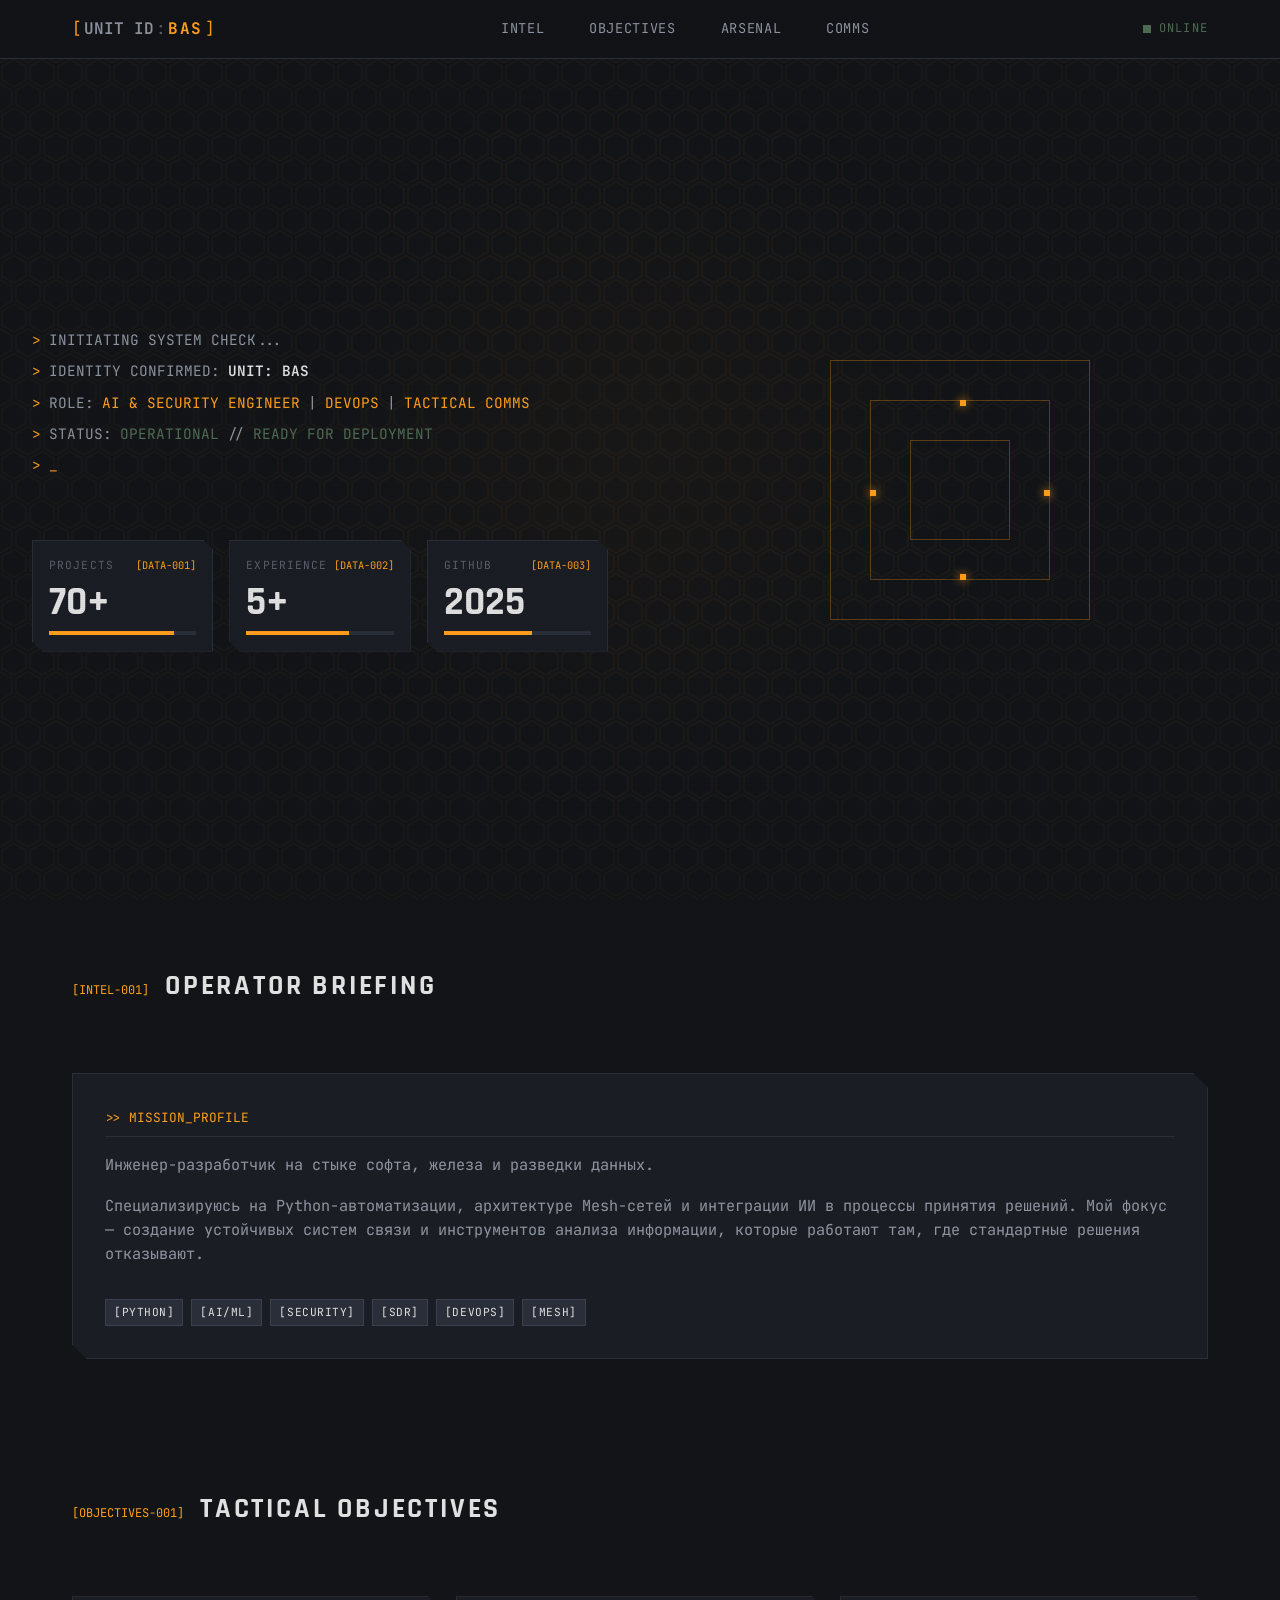
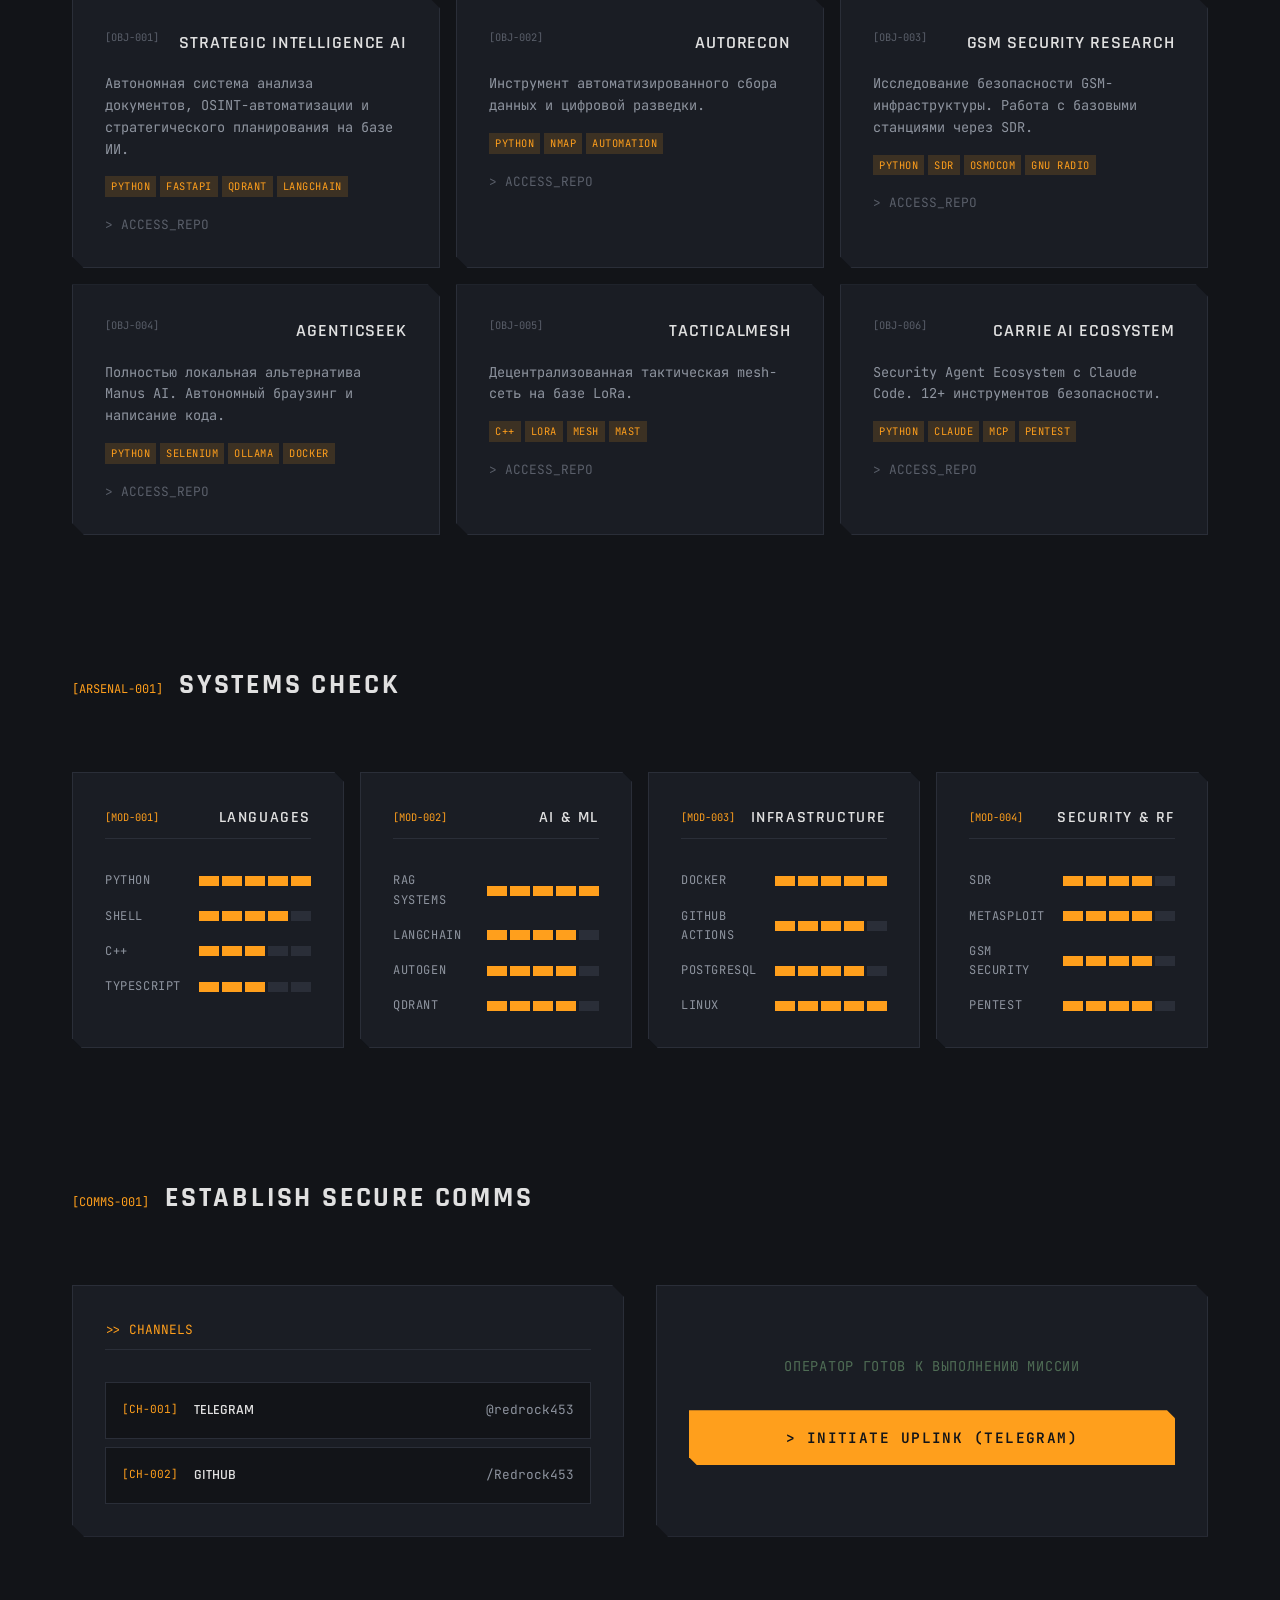
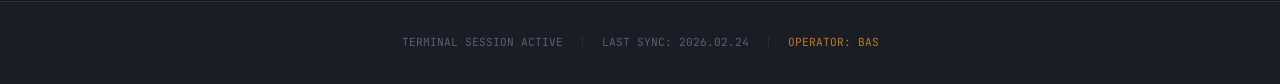
<file: portfolio-site/index.html>
<!DOCTYPE html>
<html lang="ru">
<head>
    <meta charset="UTF-8">
    <meta name="viewport" content="width=device-width, initial-scale=1.0">
    <title>UNIT: BAS | Tactical Operations</title>
    <link rel="preconnect" href="https://fonts.googleapis.com">
    <link rel="preconnect" href="https://fonts.gstatic.com" crossorigin>
    <link href="https://fonts.googleapis.com/css2?family=Rajdhani:wght@400;500;600;700&family=JetBrains+Mono:wght@400;500;600&display=swap" rel="stylesheet">
    <link rel="stylesheet" href="css/style.css">
    <link rel="icon" href="data:image/svg+xml,<svg xmlns='http://www.w3.org/2000/svg' viewBox='0 0 100 100'><text y='.9em' font-size='90'>⚡</text></svg>">
</head>
<body>
    <!-- Scanlines Overlay -->
    <div class="scanlines"></div>
    
    <!-- Hex Grid Background -->
    <div class="hex-grid"></div>

    <!-- Header -->
    <header class="header">
        <div class="header-content">
            <div class="logo">
                <span class="logo-bracket">[</span>
                <span class="logo-text">UNIT ID</span>
                <span class="logo-colon">:</span>
                <span class="logo-value">BAS</span>
                <span class="logo-bracket">]</span>
            </div>
            <nav class="nav">
                <a href="#about" class="nav-item"><span class="nav-marker">></span> INTEL</a>
                <a href="#projects" class="nav-item"><span class="nav-marker">></span> OBJECTIVES</a>
                <a href="#stack" class="nav-item"><span class="nav-marker">></span> ARSENAL</a>
                <a href="#contact" class="nav-item"><span class="nav-marker">></span> COMMS</a>
            </nav>
            <div class="status-indicator">
                <span class="status-dot"></span>
                <span class="status-text">ONLINE</span>
            </div>
        </div>
    </header>

    <!-- Hero Section -->
    <section class="hero">
        <div class="hero-content">
            <div class="terminal-output">
                <div class="terminal-line"><span class="prompt">></span> <span class="typing-text" data-text="INITIATING SYSTEM CHECK..."></span></div>
                <div class="terminal-line"><span class="prompt">></span> IDENTITY CONFIRMED: <span class="highlight">UNIT: BAS</span></div>
                <div class="terminal-line"><span class="prompt">></span> ROLE: <span class="amber">AI & SECURITY ENGINEER</span> | <span class="amber">DEVOPS</span> | <span class="amber">TACTICAL COMMS</span></div>
                <div class="terminal-line"><span class="prompt">></span> STATUS: <span class="green">OPERATIONAL</span> // <span class="green">READY FOR DEPLOYMENT</span></div>
                <div class="terminal-line terminal-blink"><span class="prompt">></span> <span class="cursor">_</span></div>
            </div>
            
            <div class="hero-stats">
                <div class="stat-box">
                    <div class="stat-header">
                        <span class="stat-label">PROJECTS</span>
                        <span class="stat-id">[DATA-001]</span>
                    </div>
                    <div class="stat-value">70+</div>
                    <div class="stat-bar">
                        <div class="stat-fill" style="width: 85%"></div>
                    </div>
                </div>
                <div class="stat-box">
                    <div class="stat-header">
                        <span class="stat-label">EXPERIENCE</span>
                        <span class="stat-id">[DATA-002]</span>
                    </div>
                    <div class="stat-value">5+</div>
                    <div class="stat-bar">
                        <div class="stat-fill" style="width: 70%"></div>
                    </div>
                </div>
                <div class="stat-box">
                    <div class="stat-header">
                        <span class="stat-label">GITHUB</span>
                        <span class="stat-id">[DATA-003]</span>
                    </div>
                    <div class="stat-value">2025</div>
                    <div class="stat-bar">
                        <div class="stat-fill" style="width: 60%"></div>
                    </div>
                </div>
            </div>
        </div>
        
        <div class="hero-visual">
            <div class="mesh-globe">
                <div class="globe-ring ring-1"></div>
                <div class="globe-ring ring-2"></div>
                <div class="globe-ring ring-3"></div>
                <div class="globe-dot dot-1"></div>
                <div class="globe-dot dot-2"></div>
                <div class="globe-dot dot-3"></div>
                <div class="globe-dot dot-4"></div>
            </div>
        </div>
    </section>

    <!-- About Section -->
    <section id="about" class="section">
        <div class="container">
            <div class="section-header">
                <span class="section-id">[INTEL-001]</span>
                <h2 class="section-title">OPERATOR BRIEFING</h2>
            </div>
            <div class="about-grid">
                <div class="briefing-box">
                    <div class="briefing-header">
                        <span class="briefing-id">>> MISSION_PROFILE</span>
                    </div>
                    <p class="briefing-text">Инженер-разработчик на стыке софта, железа и разведки данных.</p>
                    <p class="briefing-text">Специализируюсь на Python-автоматизации, архитектуре Mesh-сетей и интеграции ИИ в процессы принятия решений. Мой фокус — создание устойчивых систем связи и инструментов анализа информации, которые работают там, где стандартные решения отказывают.</p>
                    <div class="briefing-tags">
                        <span class="tag">[PYTHON]</span>
                        <span class="tag">[AI/ML]</span>
                        <span class="tag">[SECURITY]</span>
                        <span class="tag">[SDR]</span>
                        <span class="tag">[DEVOPS]</span>
                        <span class="tag">[MESH]</span>
                    </div>
                </div>
            </div>
        </div>
    </section>

    <!-- Projects Section -->
    <section id="projects" class="section">
        <div class="container">
            <div class="section-header">
                <span class="section-id">[OBJECTIVES-001]</span>
                <h2 class="section-title">TACTICAL OBJECTIVES</h2>
            </div>
            <div class="projects-grid">
                <!-- Project 1 -->
                <article class="project-card">
                    <div class="project-header">
                        <span class="project-id">[OBJ-001]</span>
                        <h3 class="project-title">STRATEGIC INTELLIGENCE AI</h3>
                    </div>
                    <p class="project-desc">Автономная система анализа документов, OSINT-автоматизации и стратегического планирования на базе ИИ.</p>
                    <div class="project-tech">
                        <span>PYTHON</span>
                        <span>FASTAPI</span>
                        <span>QDRANT</span>
                        <span>LANGCHAIN</span>
                    </div>
                    <a href="https://github.com/Redrock453/strategic-intelligence-ai" target="_blank" class="project-link">
                        <span>> ACCESS_REPO</span>
                    </a>
                </article>

                <!-- Project 2 -->
                <article class="project-card">
                    <div class="project-header">
                        <span class="project-id">[OBJ-002]</span>
                        <h3 class="project-title">AUTORECON</h3>
                    </div>
                    <p class="project-desc">Инструмент автоматизированного сбора данных и цифровой разведки.</p>
                    <div class="project-tech">
                        <span>PYTHON</span>
                        <span>NMAP</span>
                        <span>AUTOMATION</span>
                    </div>
                    <a href="https://github.com/Redrock453/AutoRecon" target="_blank" class="project-link">
                        <span>> ACCESS_REPO</span>
                    </a>
                </article>

                <!-- Project 3 -->
                <article class="project-card">
                    <div class="project-header">
                        <span class="project-id">[OBJ-003]</span>
                        <h3 class="project-title">GSM SECURITY RESEARCH</h3>
                    </div>
                    <p class="project-desc">Исследование безопасности GSM-инфраструктуры. Работа с базовыми станциями через SDR.</p>
                    <div class="project-tech">
                        <span>PYTHON</span>
                        <span>SDR</span>
                        <span>OSMOCOM</span>
                        <span>GNU RADIO</span>
                    </div>
                    <a href="https://github.com/Redrock453/gsm-fake-points-guide" target="_blank" class="project-link">
                        <span>> ACCESS_REPO</span>
                    </a>
                </article>

                <!-- Project 4 -->
                <article class="project-card">
                    <div class="project-header">
                        <span class="project-id">[OBJ-004]</span>
                        <h3 class="project-title">AGENTICSEEK</h3>
                    </div>
                    <p class="project-desc">Полностью локальная альтернатива Manus AI. Автономный браузинг и написание кода.</p>
                    <div class="project-tech">
                        <span>PYTHON</span>
                        <span>SELENIUM</span>
                        <span>OLLAMA</span>
                        <span>DOCKER</span>
                    </div>
                    <a href="https://github.com/Redrock453/agenticSeek" target="_blank" class="project-link">
                        <span>> ACCESS_REPO</span>
                    </a>
                </article>

                <!-- Project 5 -->
                <article class="project-card">
                    <div class="project-header">
                        <span class="project-id">[OBJ-005]</span>
                        <h3 class="project-title">TACTICALMESH</h3>
                    </div>
                    <p class="project-desc">Децентрализованная тактическая mesh-сеть на базе LoRa.</p>
                    <div class="project-tech">
                        <span>C++</span>
                        <span>LORA</span>
                        <span>MESH</span>
                        <span>MAST</span>
                    </div>
                    <a href="https://github.com/Redrock453/TacticalMesh" target="_blank" class="project-link">
                        <span>> ACCESS_REPO</span>
                    </a>
                </article>

                <!-- Project 6 -->
                <article class="project-card">
                    <div class="project-header">
                        <span class="project-id">[OBJ-006]</span>
                        <h3 class="project-title">CARRIE AI ECOSYSTEM</h3>
                    </div>
                    <p class="project-desc">Security Agent Ecosystem с Claude Code. 12+ инструментов безопасности.</p>
                    <div class="project-tech">
                        <span>PYTHON</span>
                        <span>CLAUDE</span>
                        <span>MCP</span>
                        <span>PENTEST</span>
                    </div>
                    <a href="https://github.com/Redrock453/carrie-ai-agent-ecosystem" target="_blank" class="project-link">
                        <span>> ACCESS_REPO</span>
                    </a>
                </article>
            </div>
        </div>
    </section>

    <!-- Stack Section -->
    <section id="stack" class="section">
        <div class="container">
            <div class="section-header">
                <span class="section-id">[ARSENAL-001]</span>
                <h2 class="section-title">SYSTEMS CHECK</h2>
            </div>
            <div class="stack-grid">
                <div class="stack-module">
                    <div class="module-header">
                        <span class="module-id">[MOD-001]</span>
                        <h3>LANGUAGES</h3>
                    </div>
                    <div class="module-items">
                        <div class="module-item">
                            <span class="item-name">PYTHON</span>
                            <div class="item-bars"><span class="bar filled"></span><span class="bar filled"></span><span class="bar filled"></span><span class="bar filled"></span><span class="bar filled"></span></div>
                        </div>
                        <div class="module-item">
                            <span class="item-name">SHELL</span>
                            <div class="item-bars"><span class="bar filled"></span><span class="bar filled"></span><span class="bar filled"></span><span class="bar filled"></span><span class="bar"></span></div>
                        </div>
                        <div class="module-item">
                            <span class="item-name">C++</span>
                            <div class="item-bars"><span class="bar filled"></span><span class="bar filled"></span><span class="bar filled"></span><span class="bar"></span><span class="bar"></span></div>
                        </div>
                        <div class="module-item">
                            <span class="item-name">TYPESCRIPT</span>
                            <div class="item-bars"><span class="bar filled"></span><span class="bar filled"></span><span class="bar filled"></span><span class="bar"></span><span class="bar"></span></div>
                        </div>
                    </div>
                </div>

                <div class="stack-module">
                    <div class="module-header">
                        <span class="module-id">[MOD-002]</span>
                        <h3>AI & ML</h3>
                    </div>
                    <div class="module-items">
                        <div class="module-item">
                            <span class="item-name">RAG SYSTEMS</span>
                            <div class="item-bars"><span class="bar filled"></span><span class="bar filled"></span><span class="bar filled"></span><span class="bar filled"></span><span class="bar filled"></span></div>
                        </div>
                        <div class="module-item">
                            <span class="item-name">LANGCHAIN</span>
                            <div class="item-bars"><span class="bar filled"></span><span class="bar filled"></span><span class="bar filled"></span><span class="bar filled"></span><span class="bar"></span></div>
                        </div>
                        <div class="module-item">
                            <span class="item-name">AUTOGEN</span>
                            <div class="item-bars"><span class="bar filled"></span><span class="bar filled"></span><span class="bar filled"></span><span class="bar filled"></span><span class="bar"></span></div>
                        </div>
                        <div class="module-item">
                            <span class="item-name">QDRANT</span>
                            <div class="item-bars"><span class="bar filled"></span><span class="bar filled"></span><span class="bar filled"></span><span class="bar filled"></span><span class="bar"></span></div>
                        </div>
                    </div>
                </div>

                <div class="stack-module">
                    <div class="module-header">
                        <span class="module-id">[MOD-003]</span>
                        <h3>INFRASTRUCTURE</h3>
                    </div>
                    <div class="module-items">
                        <div class="module-item">
                            <span class="item-name">DOCKER</span>
                            <div class="item-bars"><span class="bar filled"></span><span class="bar filled"></span><span class="bar filled"></span><span class="bar filled"></span><span class="bar filled"></span></div>
                        </div>
                        <div class="module-item">
                            <span class="item-name">GITHUB ACTIONS</span>
                            <div class="item-bars"><span class="bar filled"></span><span class="bar filled"></span><span class="bar filled"></span><span class="bar filled"></span><span class="bar"></span></div>
                        </div>
                        <div class="module-item">
                            <span class="item-name">POSTGRESQL</span>
                            <div class="item-bars"><span class="bar filled"></span><span class="bar filled"></span><span class="bar filled"></span><span class="bar filled"></span><span class="bar"></span></div>
                        </div>
                        <div class="module-item">
                            <span class="item-name">LINUX</span>
                            <div class="item-bars"><span class="bar filled"></span><span class="bar filled"></span><span class="bar filled"></span><span class="bar filled"></span><span class="bar filled"></span></div>
                        </div>
                    </div>
                </div>

                <div class="stack-module">
                    <div class="module-header">
                        <span class="module-id">[MOD-004]</span>
                        <h3>SECURITY & RF</h3>
                    </div>
                    <div class="module-items">
                        <div class="module-item">
                            <span class="item-name">SDR</span>
                            <div class="item-bars"><span class="bar filled"></span><span class="bar filled"></span><span class="bar filled"></span><span class="bar filled"></span><span class="bar"></span></div>
                        </div>
                        <div class="module-item">
                            <span class="item-name">METASPLOIT</span>
                            <div class="item-bars"><span class="bar filled"></span><span class="bar filled"></span><span class="bar filled"></span><span class="bar filled"></span><span class="bar"></span></div>
                        </div>
                        <div class="module-item">
                            <span class="item-name">GSM SECURITY</span>
                            <div class="item-bars"><span class="bar filled"></span><span class="bar filled"></span><span class="bar filled"></span><span class="bar filled"></span><span class="bar"></span></div>
                        </div>
                        <div class="module-item">
                            <span class="item-name">PENTEST</span>
                            <div class="item-bars"><span class="bar filled"></span><span class="bar filled"></span><span class="bar filled"></span><span class="bar filled"></span><span class="bar"></span></div>
                        </div>
                    </div>
                </div>
            </div>
        </div>
    </section>

    <!-- Contact Section -->
    <section id="contact" class="section">
        <div class="container">
            <div class="section-header">
                <span class="section-id">[COMMS-001]</span>
                <h2 class="section-title">ESTABLISH SECURE COMMS</h2>
            </div>
            <div class="contact-grid">
                <div class="comms-box">
                    <div class="comms-header">
                        <span class="comms-id">>> CHANNELS</span>
                    </div>
                    <div class="comms-list">
                        <a href="https://t.me/redrock453" target="_blank" class="comm-item">
                            <span class="comm-id">[CH-001]</span>
                            <span class="comm-name">TELEGRAM</span>
                            <span class="comm-status">@redrock453</span>
                        </a>
                        <a href="https://github.com/Redrock453" target="_blank" class="comm-item">
                            <span class="comm-id">[CH-002]</span>
                            <span class="comm-name">GITHUB</span>
                            <span class="comm-status">/Redrock453</span>
                        </a>
                    </div>
                </div>
                <div class="action-box">
                    <p class="action-text">ОПЕРАТОР ГОТОВ К ВЫПОЛНЕНИЮ МИССИИ</p>
                    <a href="https://t.me/redrock453" target="_blank" class="action-btn">
                        <span>> INITIATE UPLINK (TELEGRAM)</span>
                    </a>
                </div>
            </div>
        </div>
    </section>

    <!-- Footer -->
    <footer class="footer">
        <div class="footer-content">
            <div class="footer-status">
                <span>TERMINAL SESSION ACTIVE</span>
                <span class="separator">|</span>
                <span>LAST SYNC: 2026.02.24</span>
                <span class="separator">|</span>
                <span class="redacted">OPERATOR: BAS</span>
            </div>
        </div>
    </footer>

    <script src="js/main.js"></script>

<script>
/**
 * Iframe 元素高亮注入脚本
 * 需要在目标网站中引入此脚本来支持跨域 iframe 高亮功能
 *
 * 使用方法：
 * 1. 将此脚本添加到目标网站的 HTML 中
 * 2. 或通过浏览器扩展、用户脚本等方式注入
 */

(function () {
  "use strict";

  // 检查是否在 iframe 中
  if (window.self === window.top) {
    return; // 不在 iframe 中，不执行
  }

  // 检查是否已经初始化过
  if (window.__iframeHighlightInitialized) {
    return;
  }
  window.__iframeHighlightInitialized = true;
  console.log("Iframe 高亮脚本已加载");

  // 创建高亮覆盖层
  var overlay = document.createElement("div");
  overlay.id = "iframe-highlight-overlay";
  overlay.style.cssText = "\n    position: fixed;\n    top: 0;\n    left: 0;\n    width: 100vw;\n    height: 100vh;\n    pointer-events: none;\n    z-index: 999999;\n    overflow: hidden;\n  ";

  // 创建悬停高亮框（虚线边框）
  var highlightBox = document.createElement("div");
  highlightBox.id = "iframe-highlight-box";
  highlightBox.style.cssText = "\n    position: absolute;\n    border: 2px dashed #007AFF;\n    background: rgba(0, 122, 255, 0.08);\n    pointer-events: none;\n    display: none;\n    transition: all 0.1s ease;\n    box-shadow: 0 0 0 1px rgba(255, 255, 255, 0.8);\n    border-radius: 2px;\n  ";

  // 创建选中节点的常驻高亮框（实线边框）
  var selectedBox = document.createElement("div");
  selectedBox.id = "iframe-selected-box";
  selectedBox.style.cssText = "\n    position: absolute;\n    border: 2px solid #007AFF;\n    pointer-events: none;\n    display: none;\n    box-shadow: 0 0 0 1px rgba(255, 255, 255, 0.9), 0 0 8px rgba(255, 107, 53, 0.4);\n    border-radius: 2px;\n    z-index: 1000000;\n  ";

  // 创建悬停标签显示
  var tagLabel = document.createElement("div");
  tagLabel.id = "iframe-tag-label";
  tagLabel.style.cssText = "\n    position: absolute;\n    background: #007AFF;\n    color: white;\n    padding: 2px 6px;\n    font-size: 11px;\n    font-family: -apple-system, BlinkMacSystemFont, 'Segoe UI', Roboto, 'Helvetica Neue', Arial, sans-serif;\n    border-radius: 2px;\n    pointer-events: none;\n    display: none;\n    white-space: nowrap;\n    z-index: 1000001;\n    box-shadow: 0 2px 4px rgba(0, 0, 0, 0.3);\n    font-weight: 500;\n  ";

  // 创建选中节点标签
  var selectedLabel = document.createElement("div");
  selectedLabel.id = "iframe-selected-label";
  selectedLabel.style.cssText = "\n    position: absolute;\n    background: #007AFF;\n    color: white;\n    padding: 3px 8px;\n    font-size: 11px;\n    font-family: -apple-system, BlinkMacSystemFont, 'Segoe UI', Roboto, 'Helvetica Neue', Arial, sans-serif;\n    border-radius: 3px;\n    pointer-events: none;\n    display: none;\n    white-space: nowrap;\n    z-index: 1000002;\n    box-shadow: 0 2px 6px rgba(0, 0, 0, 0.4);\n    font-weight: 600;\n  ";
  overlay.appendChild(highlightBox);
  overlay.appendChild(selectedBox);
  overlay.appendChild(tagLabel);
  overlay.appendChild(selectedLabel);
  document.body.appendChild(overlay);

  // 存储当前选中的元素
  var selectedElement = null;
  var highlightEnabled = false;

  // 更新选中元素的高亮显示
  function updateSelectedHighlight(element) {
    console.log("updateSelectedHighlight called with:", element);
    if (!element) {
      selectedBox.style.display = "none";
      selectedLabel.style.display = "none";
      selectedElement = null;
      console.log("Cleared selected highlight");
      return;
    }
    selectedElement = element;
    var rect = element.getBoundingClientRect();
    console.log("Selected element rect:", rect);

    // 更新选中高亮框位置
    selectedBox.style.display = "block";
    selectedBox.style.left = "".concat(rect.left - 2, "px");
    selectedBox.style.top = "".concat(rect.top - 2, "px");
    selectedBox.style.width = "".concat(rect.width + 4, "px");
    selectedBox.style.height = "".concat(rect.height + 4, "px");

    // 更新选中标签位置和内容
    selectedLabel.style.display = "block";
    selectedLabel.textContent = "\u2713 <".concat(element.tagName.toLowerCase(), ">");

    // 计算标签位置，确保不超出视窗
    var labelTop = rect.top - 28;
    var labelLeft = rect.left;

    // 如果标签会超出顶部，显示在元素下方
    if (labelTop < 5) {
      labelTop = rect.bottom + 5;
    }

    // 如果标签会超出右侧，向左调整
    var labelWidth = selectedLabel.offsetWidth || 100; // 预估宽度
    if (labelLeft + labelWidth > window.innerWidth - 10) {
      labelLeft = window.innerWidth - labelWidth - 10;
    }
    selectedLabel.style.left = "".concat(Math.max(5, labelLeft), "px");
    selectedLabel.style.top = "".concat(labelTop, "px");
    console.log("Selected highlight positioned at:", {
      left: selectedBox.style.left,
      top: selectedBox.style.top,
      width: selectedBox.style.width,
      height: selectedBox.style.height
    });
  }
  function getElementSelector(element) {
    if (!(element instanceof Element)) throw new Error('Argument must be a DOM element');
    var segments = [];
    var current = element;
    while (current !== document.documentElement) {
      var selector = '';
      // 优先检查唯一ID
      if (current.id && document.querySelectorAll("#".concat(current.id)).length === 1) {
        segments.unshift("#".concat(current.id));
        break; // ID唯一，无需继续向上
      }

      // 生成类名选择器（取第一个有效类名）
      var classes = Array.from(current.classList).filter(function (c) {
        return !c.startsWith('js-');
      });
      var className = classes.length > 0 ? ".".concat(classes[0]) : '';

      // 生成位置索引（nth-child）
      var tag = current.tagName.toLowerCase();
      if (!className) {
        var siblings = Array.from(current.parentNode.children);
        var index = siblings.findIndex(function (el) {
          return el === current;
        }) + 1;
        selector = "".concat(tag, ":nth-child(").concat(index, ")");
      } else {
        selector = className;
      }
      segments.unshift(selector);
      current = current.parentElement;
    }

    // 处理根元素
    if (current === document.documentElement) {
      segments.unshift('html');
    }
    return segments.join(' > ');
  }

  // 获取元素文本内容
  function getElementText(element) {
    var _element$textContent;
    if (element.tagName === "INPUT") {
      return element.value || element.placeholder || "";
    }
    if (element.tagName === "TEXTAREA") {
      return element.value || element.placeholder || "";
    }
    var text = ((_element$textContent = element.textContent) === null || _element$textContent === void 0 ? void 0 : _element$textContent.trim()) || "";
    return text.length > 50 ? text.substring(0, 50) + "..." : text;
  }

  // 获取元素属性信息
  function getElementAttributes(element) {
    var attrs = {};
    for (var i = 0; i < element.attributes.length; i++) {
      var attr = element.attributes[i];
      attrs[attr.name] = attr.value;
    }
    return attrs;
  }

  // 鼠标悬停事件处理
  function handleMouseOver(e) {
    if (!highlightEnabled) return;
    var target = e.target;
    if (!target || target === overlay || target === highlightBox || target === tagLabel || target === selectedBox || target === selectedLabel) {
      return;
    }

    // 避免高亮 html 和 body 元素
    if (target === document.documentElement || target === document.body) {
      return;
    }

    // 如果是已选中的元素，不显示悬停高亮
    if (target === selectedElement) {
      highlightBox.style.display = "none";
      tagLabel.style.display = "none";
      return;
    }
    var rect = target.getBoundingClientRect();
    var selector = getElementSelector(target);
    var text = getElementText(target);
    var attributes = getElementAttributes(target);

    // 更新悬停高亮框位置
    highlightBox.style.display = "block";
    highlightBox.style.left = "".concat(rect.left - 2, "px");
    highlightBox.style.top = "".concat(rect.top - 2, "px");
    highlightBox.style.width = "".concat(rect.width + 4, "px");
    highlightBox.style.height = "".concat(rect.height + 4, "px");

    // 更新标签位置和内容
    tagLabel.style.display = "block";
    tagLabel.textContent = "<".concat(target.tagName.toLowerCase(), ">");

    // 计算标签位置，确保不超出视窗
    var labelTop = rect.top - 22;
    var labelLeft = rect.left;

    // 如果标签会超出顶部，显示在元素下方
    if (labelTop < 0) {
      labelTop = rect.bottom + 5;
    }

    // 如果标签会超出右侧，向左调整
    if (labelLeft + tagLabel.offsetWidth > window.innerWidth) {
      labelLeft = window.innerWidth - tagLabel.offsetWidth - 5;
    }
    tagLabel.style.left = "".concat(Math.max(0, labelLeft), "px");
    tagLabel.style.top = "".concat(labelTop, "px");

    // 发送消息到父窗口
    var elementInfo = {
      tagName: target.tagName.toLowerCase(),
      rect: {
        left: rect.left,
        top: rect.top,
        right: rect.right,
        bottom: rect.bottom,
        width: rect.width,
        height: rect.height,
        x: rect.x,
        y: rect.y
      },
      selector: selector,
      text: text,
      attributes: attributes,
      url: window.location.href,
      path: window.location.pathname,
      timestamp: Date.now()
    };
    try {
      window.parent.postMessage({
        type: "iframe-element-hover",
        data: elementInfo,
        source: "iframe-highlight-injector"
      }, "*");
    } catch (error) {
      console.warn("无法发送消息到父窗口:", error);
    }
  }

  // 鼠标离开事件处理
  function handleMouseOut(e) {
    if (!highlightEnabled) return;
    var relatedTarget = e.relatedTarget;

    // 如果鼠标移动到高亮相关元素上，不隐藏高亮
    if (relatedTarget && (relatedTarget === highlightBox || relatedTarget === tagLabel || relatedTarget === overlay || relatedTarget === selectedBox || relatedTarget === selectedLabel)) {
      return;
    }
    highlightBox.style.display = "none";
    tagLabel.style.display = "none";
    try {
      window.parent.postMessage({
        type: "iframe-element-hover",
        data: null,
        source: "iframe-highlight-injector"
      }, "*");
    } catch (error) {
      console.warn("无法发送消息到父窗口:", error);
    }
  }

  // 点击事件处理
  function handleClick(e) {
    var target = e.target;
    if (!target || target === overlay || target === highlightBox || target === tagLabel || target === selectedBox || target === selectedLabel) {
      return;
    }

    // 避免处理 html 和 body 元素
    if (target === document.documentElement || target === document.body) {
      return;
    }

    // 检查是否是交互元素，这些元素需要保留默认行为
    var isInteractiveElement = ['input', 'textarea', 'select', 'button', 'a'].includes(target.tagName.toLowerCase());

    // 如果高亮功能启用，对于非交互元素阻止默认行为和事件传播
    if (highlightEnabled) {
      e.preventDefault();
      e.stopPropagation();
    }
    var rect = target.getBoundingClientRect();
    var selector = getElementSelector(target);
    var text = getElementText(target);
    var attributes = getElementAttributes(target);
    console.log("Element clicked:", {
      tagName: target.tagName,
      selector: selector,
      rect: rect
    });

    // 立即更新选中高亮
    updateSelectedHighlight(target);

    // 隐藏悬停高亮，因为现在是选中状态
    highlightBox.style.display = "none";
    tagLabel.style.display = "none";
    var elementInfo = {
      tagName: target.tagName.toLowerCase(),
      rect: {
        left: rect.left,
        top: rect.top,
        right: rect.right,
        bottom: rect.bottom,
        width: rect.width,
        height: rect.height,
        x: rect.x,
        y: rect.y
      },
      selector: selector,
      text: text,
      attributes: attributes,
      url: window.location.href,
      path: window.location.pathname,
      timestamp: Date.now()
    };
    try {
      window.parent.postMessage({
        type: "iframe-element-click",
        data: elementInfo,
        source: "iframe-highlight-injector"
      }, "*");
    } catch (error) {
      console.warn("无法发送消息到父窗口:", error);
    }
  }

  // 监听来自父窗口的消息
  function handleParentMessage(event) {
    console.log("Received message from parent:", event.data);
    if (event.data.type === "iframe-highlight-toggle") {
      var enabled = event.data.enabled;
      console.log("Highlight toggle:", enabled);
      if (enabled) {
        enableHighlight();
      } else {
        disableHighlight();
      }
    } else if (event.data.type === "enable-iframe-highlight") {
      console.log("Enable iframe highlight");
      enableHighlight();
    } else if (event.data.type === "disable-iframe-highlight") {
      console.log("Disable iframe highlight");
      disableHighlight();
    } else if (event.data.type === "toggle-iframe-highlight") {
      var _enabled = event.data.enabled !== undefined ? event.data.enabled : !highlightEnabled;
      console.log("Toggle iframe highlight to:", _enabled);
      if (_enabled) {
        enableHighlight();
      } else {
        disableHighlight();
      }
    } else if (event.data.type === "update-selected-element") {
      var selector = event.data.selector;
      console.log("Update selected element with selector:", selector);
      if (selector) {
        try {
          var element = document.querySelector(selector);
          console.log("Found element by selector:", element);
          updateSelectedHighlight(element);
        } catch (error) {
          console.warn("Failed to select element:", error);
          updateSelectedHighlight(null);
        }
      } else {
        updateSelectedHighlight(null);
      }
    } else if (event.data.type === "clear-selected-element") {
      console.log("Clear selected element");
      updateSelectedHighlight(null);
    }
  }

  // 启用高亮功能
  function enableHighlight() {
    console.log("Enabling highlight");
    document.addEventListener("mouseover", handleMouseOver, true);
    document.addEventListener("mouseout", handleMouseOut, true);
    document.addEventListener("click", handleClick, true);
    highlightEnabled = true;
    overlay.style.display = "block";
  }

  // 禁用高亮功能
  function disableHighlight() {
    console.log("Disabling highlight");
    highlightEnabled = false;
    // 保持事件监听器，但通过 highlightEnabled 变量控制行为
    // 这样可以保留选中状态的显示
    highlightBox.style.display = "none";
    tagLabel.style.display = "none";
    // 不隐藏 selectedBox 和 selectedLabel，保留选中状态
  }

  // 完全禁用高亮功能（移除所有监听器）
  function fullyDisableHighlight() {
    console.log("Fully disabling highlight");
    highlightEnabled = false;
    document.removeEventListener("mouseover", handleMouseOver, true);
    document.removeEventListener("mouseout", handleMouseOut, true);
    document.removeEventListener("click", handleClick, true);
    overlay.style.display = "none";
    highlightBox.style.display = "none";
    tagLabel.style.display = "none";
    selectedBox.style.display = "none";
    selectedLabel.style.display = "none";
  }

  // 添加事件监听
  enableHighlight();
  window.addEventListener("message", handleParentMessage);

  // 暴露全局函数供外部调用
  window.__iframeHighlightControl = {
    enable: enableHighlight,
    disable: disableHighlight,
    fullyDisable: fullyDisableHighlight,
    isEnabled: function isEnabled() {
      return highlightEnabled;
    },
    getSelectedElement: function getSelectedElement() {
      return selectedElement;
    },
    updateSelected: updateSelectedHighlight,
    // 通过消息发送开关控制
    sendToggleMessage: function sendToggleMessage(enabled) {
      window.parent.postMessage({
        type: 'iframe-highlight-status',
        enabled: enabled || highlightEnabled,
        source: 'iframe-highlight-injector'
      }, '*');
    }
  };

  // 通知父窗口脚本已加载
  try {
    window.parent.postMessage({
      type: "iframe-highlight-ready",
      data: {
        url: window.location.href,
        userAgent: navigator.userAgent,
        timestamp: Date.now()
      },
      source: "iframe-highlight-injector"
    }, "*");
  } catch (error) {
    console.warn("无法发送就绪消息到父窗口:", error);
  }

  // 清理函数
  window.__iframeHighlightCleanup = function () {
    fullyDisableHighlight();
    window.removeEventListener("message", handleParentMessage);
    if (overlay.parentElement) {
      overlay.parentElement.removeChild(overlay);
    }
    delete window.__iframeHighlightInitialized;
    delete window.__iframeHighlightCleanup;
  };
})();

</script>
</body>
</html>
</file>
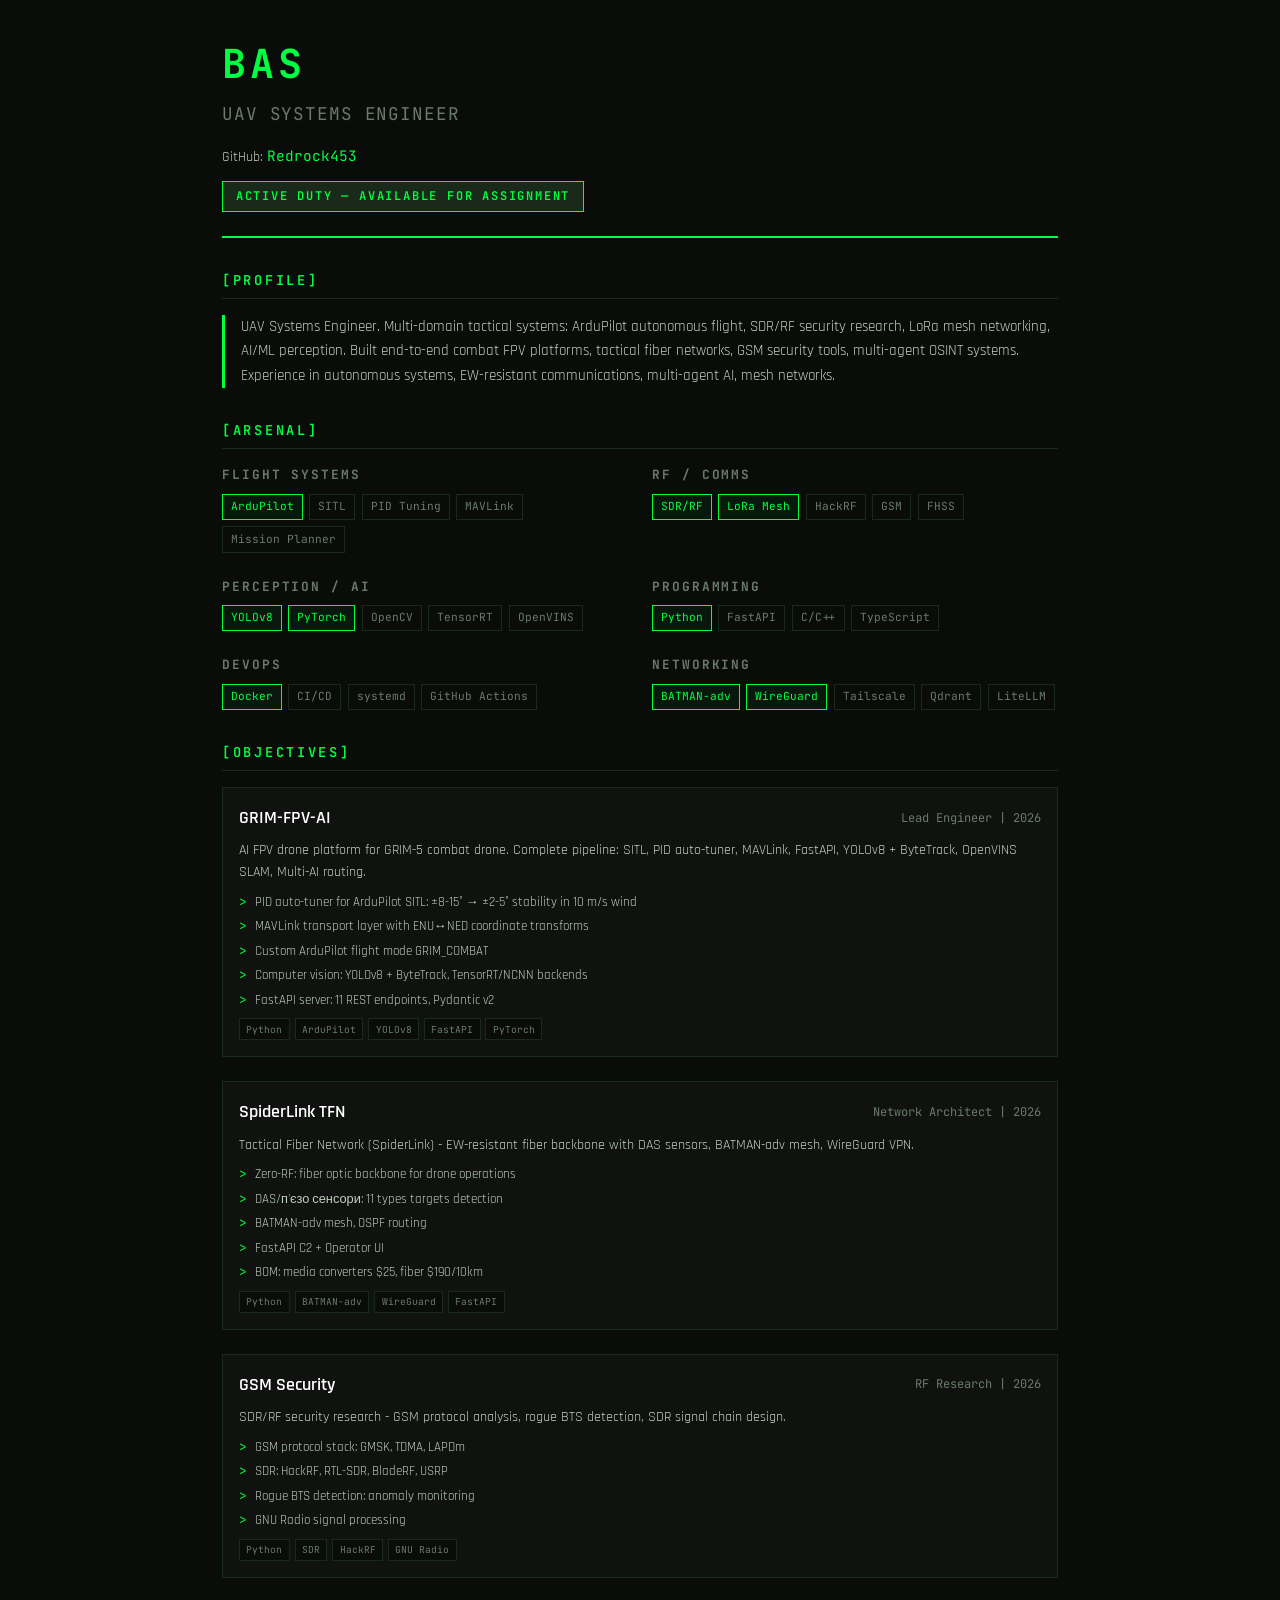
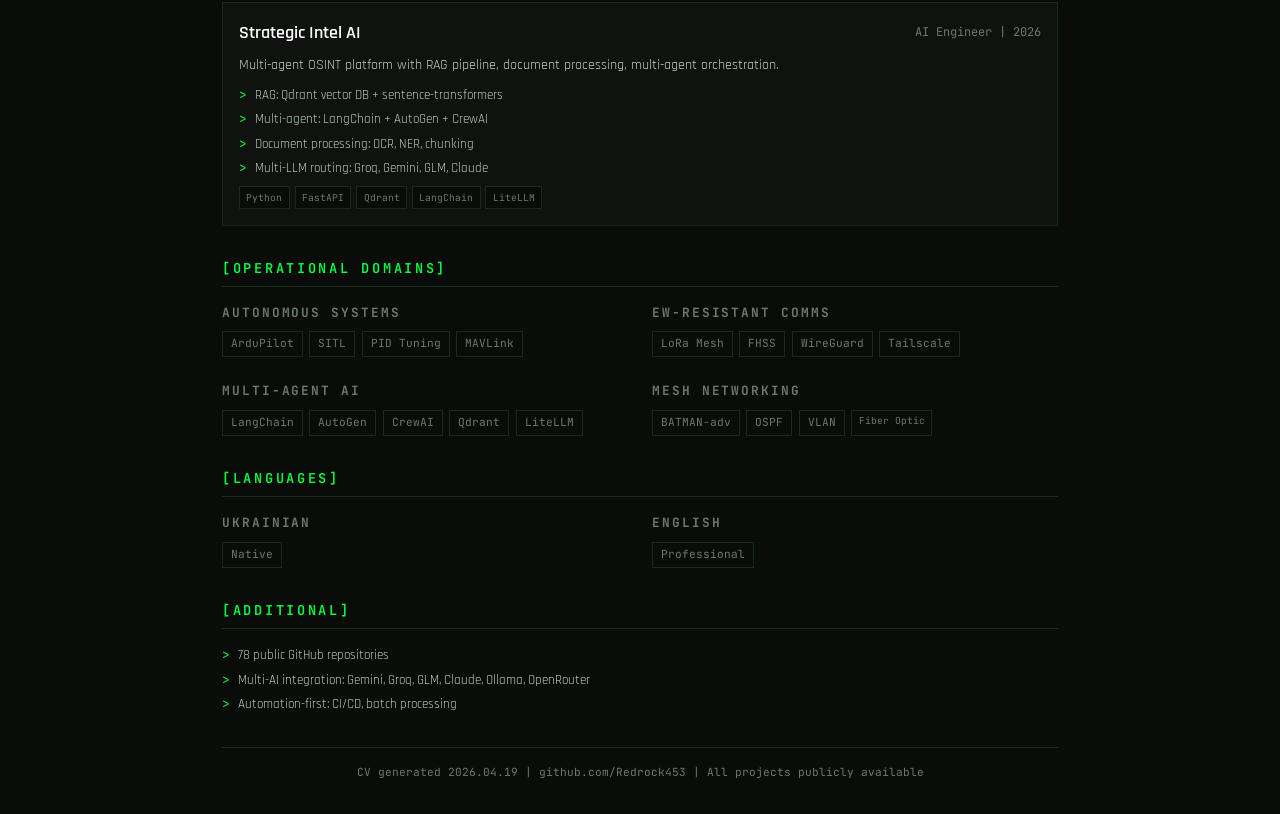
<file: cv.html>
<!DOCTYPE html>
<html lang="uk">
<head>
    <meta charset="UTF-8">
    <meta name="viewport" content="width=device-width, initial-scale=1.0">
    <title>CLASSIFIED DOSSIER | BAS</title>
    <link rel="preconnect" href="https://fonts.googleapis.com">
    <link rel="preconnect" href="https://fonts.gstatic.com" crossorigin>
    <link href="https://fonts.googleapis.com/css2?family=Rajdhani:wght@400;500;600;700&family=JetBrains+Mono:wght@400;500;600&display=swap" rel="stylesheet">
    <link rel="icon" href="data:image/svg+xml,<svg xmlns='http://www.w3.org/2000/svg' viewBox='0 0 100 100'><path d='M55 5L25 55h20L35 95 75 45H55z' fill='%2300ff41'/></svg>">
    <style>
        * { margin: 0; padding: 0; box-sizing: border-box; }

        :root {
            --neon: #00ff41;
            --neon-dim: #00cc33;
            --bg: #0a0c0a;
            --bg-secondary: #0f120f;
            --border: #1a2a1a;
            --text: #c0d0c0;
            --text-dim: #6a7a6a;
            --accent: #ffaa00;
        }

        body {
            font-family: 'Rajdhani', sans-serif;
            background: var(--bg);
            color: var(--text);
            line-height: 1.6;
            padding: 2rem;
            max-width: 900px;
            margin: 0 auto;
        }

        @media print {
            body { padding: 0; background: #fff; color: #111; }
            .no-print { display: none; }
        }

        .header {
            border-bottom: 2px solid var(--neon);
            padding-bottom: 1.5rem;
            margin-bottom: 2rem;
        }

        .header-top {
            display: flex;
            justify-content: space-between;
            align-items: flex-start;
            flex-wrap: wrap;
            gap: 1rem;
        }

        .header h1 {
            font-size: 2.5rem;
            font-weight: 700;
            color: var(--neon);
            letter-spacing: 0.1em;
            font-family: 'JetBrains Mono', monospace;
        }

        .header .role {
            font-size: 1.1rem;
            color: var(--text-dim);
            margin-top: 0.25rem;
            font-family: 'JetBrains Mono', monospace;
            text-transform: uppercase;
            letter-spacing: 0.05em;
        }

        .header .contacts {
            margin-top: 1rem;
            display: flex;
            gap: 2rem;
            flex-wrap: wrap;
            font-size: 0.9rem;
        }

        .header .contacts a {
            color: var(--neon);
            text-decoration: none;
            font-family: 'JetBrains Mono', monospace;
        }

        .header .contacts a:hover {
            text-decoration: underline;
        }

        .badge {
            display: inline-block;
            background: #1a2a1a;
            color: var(--neon);
            padding: 0.3rem 0.8rem;
            border: 1px solid var(--neon);
            font-size: 0.75rem;
            font-weight: 600;
            letter-spacing: 0.15em;
            margin-top: 0.75rem;
            font-family: 'JetBrains Mono', monospace;
        }

        .section {
            margin-bottom: 2rem;
        }

        .section-title {
            font-size: 0.85rem;
            font-weight: 600;
            text-transform: uppercase;
            letter-spacing: 0.2em;
            color: var(--neon);
            border-bottom: 1px solid var(--border);
            padding-bottom: 0.4rem;
            margin-bottom: 1rem;
            font-family: 'JetBrains Mono', monospace;
        }

        .summary {
            font-size: 0.95rem;
            color: var(--text);
            border-left: 3px solid var(--neon);
            padding-left: 1rem;
            margin-bottom: 1rem;
        }

        .skills-grid {
            display: grid;
            grid-template-columns: 1fr 1fr;
            gap: 1.5rem;
        }

        .skill-group h4 {
            font-size: 0.8rem;
            color: var(--text-dim);
            text-transform: uppercase;
            letter-spacing: 0.15em;
            margin-bottom: 0.5rem;
            font-family: 'JetBrains Mono', monospace;
        }

        .skill-tags {
            display: flex;
            flex-wrap: wrap;
            gap: 0.4rem;
        }

        .skill-tag {
            font-family: 'JetBrains Mono', monospace;
            font-size: 0.7rem;
            padding: 0.2rem 0.5rem;
            border: 1px solid var(--border);
            color: var(--text-dim);
        }

        .skill-tag.primary {
            border-color: var(--neon);
            color: var(--neon);
            background: rgba(0, 255, 65, 0.05);
        }

        .project {
            margin-bottom: 1.5rem;
            padding: 1rem;
            border: 1px solid var(--border);
            background: var(--bg-secondary);
        }

        .project-header {
            display: flex;
            justify-content: space-between;
            align-items: center;
            margin-bottom: 0.5rem;
        }

        .project-name {
            font-size: 1.1rem;
            font-weight: 600;
            color: #fff;
        }

        .project-name a {
            color: #fff;
            text-decoration: none;
        }

        .project-name a:hover {
            color: var(--neon);
        }

        .project-role {
            font-size: 0.75rem;
            color: var(--text-dim);
            font-family: 'JetBrains Mono', monospace;
        }

        .project-desc {
            font-size: 0.85rem;
            color: var(--text);
            margin-bottom: 0.5rem;
        }

        .project-highlights {
            list-style: none;
            margin-bottom: 0.5rem;
        }

        .project-highlights li {
            font-size: 0.8rem;
            color: var(--text);
            padding-left: 1rem;
            position: relative;
            margin-bottom: 0.25rem;
        }

        .project-highlights li::before {
            content: '>';
            position: absolute;
            left: 0;
            color: var(--neon);
            font-family: 'JetBrains Mono', monospace;
        }

        .project-tech {
            display: flex;
            flex-wrap: wrap;
            gap: 0.3rem;
        }

        .tech-tag {
            font-family: 'JetBrains Mono', monospace;
            font-size: 0.6rem;
            padding: 0.15rem 0.4rem;
            background: var(--bg);
            color: var(--text-dim);
            border: 1px solid var(--border);
        }

        .cv-footer {
            margin-top: 2rem;
            padding-top: 1rem;
            border-top: 1px solid var(--border);
            font-size: 0.7rem;
            color: var(--text-dim);
            text-align: center;
            font-family: 'JetBrains Mono', monospace;
        }

        @media (max-width: 600px) {
            .skills-grid { grid-template-columns: 1fr; }
        }
    </style>
</head>
<body>

<div class="header">
    <div class="header-top">
        <div>
            <h1>BAS</h1>
            <div class="role">UAV Systems Engineer</div>
        </div>
    </div>
    <div class="contacts">
        <span>GitHub: <a href="https://github.com/Redrock453" target="_blank">Redrock453</a></span>
    </div>
    <div class="badge">ACTIVE DUTY — AVAILABLE FOR ASSIGNMENT</div>
</div>

<section class="section">
    <div class="section-title">[PROFILE]</div>
    <div class="summary">
        UAV Systems Engineer. Multi-domain tactical systems: ArduPilot autonomous flight, SDR/RF security research, LoRa mesh networking, AI/ML perception. Built end-to-end combat FPV platforms, tactical fiber networks, GSM security tools, multi-agent OSINT systems. Experience in autonomous systems, EW-resistant communications, multi-agent AI, mesh networks.
    </div>
</section>

<section class="section">
    <div class="section-title">[ARSENAL]</div>
    <div class="skills-grid">
        <div class="skill-group">
            <h4>Flight Systems</h4>
            <div class="skill-tags">
                <span class="skill-tag primary">ArduPilot</span>
                <span class="skill-tag">SITL</span>
                <span class="skill-tag">PID Tuning</span>
                <span class="skill-tag">MAVLink</span>
                <span class="skill-tag">Mission Planner</span>
            </div>
        </div>
        <div class="skill-group">
            <h4>RF / Comms</h4>
            <div class="skill-tags">
                <span class="skill-tag primary">SDR/RF</span>
                <span class="skill-tag primary">LoRa Mesh</span>
                <span class="skill-tag">HackRF</span>
                <span class="skill-tag">GSM</span>
                <span class="skill-tag">FHSS</span>
            </div>
        </div>
        <div class="skill-group">
            <h4>Perception / AI</h4>
            <div class="skill-tags">
                <span class="skill-tag primary">YOLOv8</span>
                <span class="skill-tag primary">PyTorch</span>
                <span class="skill-tag">OpenCV</span>
                <span class="skill-tag">TensorRT</span>
                <span class="skill-tag">OpenVINS</span>
            </div>
        </div>
        <div class="skill-group">
            <h4>Programming</h4>
            <div class="skill-tags">
                <span class="skill-tag primary">Python</span>
                <span class="skill-tag">FastAPI</span>
                <span class="skill-tag">C/C++</span>
                <span class="skill-tag">TypeScript</span>
            </div>
        </div>
        <div class="skill-group">
            <h4>DevOps</h4>
            <div class="skill-tags">
                <span class="skill-tag primary">Docker</span>
                <span class="skill-tag">CI/CD</span>
                <span class="skill-tag">systemd</span>
                <span class="skill-tag">GitHub Actions</span>
            </div>
        </div>
        <div class="skill-group">
            <h4>Networking</h4>
            <div class="skill-tags">
                <span class="skill-tag primary">BATMAN-adv</span>
                <span class="skill-tag primary">WireGuard</span>
                <span class="skill-tag">Tailscale</span>
                <span class="skill-tag">Qdrant</span>
                <span class="skill-tag">LiteLLM</span>
            </div>
        </div>
    </div>
</section>

<section class="section">
    <div class="section-title">[OBJECTIVES]</div>

    <div class="project">
        <div class="project-header">
            <span class="project-name"><a href="https://github.com/Redrock453/grim-fpv-ai" target="_blank">GRIM-FPV-AI</a></span>
            <span class="project-role">Lead Engineer | 2026</span>
        </div>
        <div class="project-desc">AI FPV drone platform for GRIM-5 combat drone. Complete pipeline: SITL, PID auto-tuner, MAVLink, FastAPI, YOLOv8 + ByteTrack, OpenVINS SLAM, Multi-AI routing.</div>
        <ul class="project-highlights">
            <li>PID auto-tuner for ArduPilot SITL: ±8-15° → ±2-5° stability in 10 m/s wind</li>
            <li>MAVLink transport layer with ENU↔NED coordinate transforms</li>
            <li>Custom ArduPilot flight mode GRIM_COMBAT</li>
            <li>Computer vision: YOLOv8 + ByteTrack, TensorRT/NCNN backends</li>
            <li>FastAPI server: 11 REST endpoints, Pydantic v2</li>
        </ul>
        <div class="project-tech">
            <span class="tech-tag">Python</span>
            <span class="tech-tag">ArduPilot</span>
            <span class="tech-tag">YOLOv8</span>
            <span class="tech-tag">FastAPI</span>
            <span class="tech-tag">PyTorch</span>
        </div>
    </div>

    <div class="project">
        <div class="project-header">
            <span class="project-name"><a href="https://github.com/Redrock453/tactical-fiber-network" target="_blank">SpiderLink TFN</a></span>
            <span class="project-role">Network Architect | 2026</span>
        </div>
        <div class="project-desc">Tactical Fiber Network (SpiderLink) - EW-resistant fiber backbone with DAS sensors, BATMAN-adv mesh, WireGuard VPN.</div>
        <ul class="project-highlights">
            <li>Zero-RF: fiber optic backbone for drone operations</li>
            <li>DAS/п'єзо сенсори: 11 types targets detection</li>
            <li>BATMAN-adv mesh, OSPF routing</li>
            <li>FastAPI C2 + Operator UI</li>
            <li>BOM: media converters $25, fiber $190/10km</li>
        </ul>
        <div class="project-tech">
            <span class="tech-tag">Python</span>
            <span class="tech-tag">BATMAN-adv</span>
            <span class="tech-tag">WireGuard</span>
            <span class="tech-tag">FastAPI</span>
        </div>
    </div>

    <div class="project">
        <div class="project-header">
            <span class="project-name"><a href="https://github.com/Redrock453/gsm-fake-points-guide" target="_blank">GSM Security</a></span>
            <span class="project-role">RF Research | 2026</span>
        </div>
        <div class="project-desc">SDR/RF security research - GSM protocol analysis, rogue BTS detection, SDR signal chain design.</div>
        <ul class="project-highlights">
            <li>GSM protocol stack: GMSK, TDMA, LAPDm</li>
            <li>SDR: HackRF, RTL-SDR, BladeRF, USRP</li>
            <li>Rogue BTS detection: anomaly monitoring</li>
            <li>GNU Radio signal processing</li>
        </ul>
        <div class="project-tech">
            <span class="tech-tag">Python</span>
            <span class="tech-tag">SDR</span>
            <span class="tech-tag">HackRF</span>
            <span class="tech-tag">GNU Radio</span>
        </div>
    </div>

    <div class="project">
        <div class="project-header">
            <span class="project-name"><a href="https://github.com/Redrock453/strategic-intelligence-ai" target="_blank">Strategic Intel AI</a></span>
            <span class="project-role">AI Engineer | 2026</span>
        </div>
        <div class="project-desc">Multi-agent OSINT platform with RAG pipeline, document processing, multi-agent orchestration.</div>
        <ul class="project-highlights">
            <li>RAG: Qdrant vector DB + sentence-transformers</li>
            <li>Multi-agent: LangChain + AutoGen + CrewAI</li>
            <li>Document processing: OCR, NER, chunking</li>
            <li>Multi-LLM routing: Groq, Gemini, GLM, Claude</li>
        </ul>
        <div class="project-tech">
            <span class="tech-tag">Python</span>
            <span class="tech-tag">FastAPI</span>
            <span class="tech-tag">Qdrant</span>
            <span class="tech-tag">LangChain</span>
            <span class="tech-tag">LiteLLM</span>
        </div>
    </div>
</section>

<section class="section">
    <div class="section-title">[OPERATIONAL DOMAINS]</div>
    <div class="skills-grid">
        <div class="skill-group">
            <h4>Autonomous Systems</h4>
            <div class="skill-tags">
                <span class="skill-tag">ArduPilot</span>
                <span class="skill-tag">SITL</span>
                <span class="skill-tag">PID Tuning</span>
                <span class="skill-tag">MAVLink</span>
            </div>
        </div>
        <div class="skill-group">
            <h4>EW-Resistant Comms</h4>
            <div class="skill-tags">
                <span class="skill-tag">LoRa Mesh</span>
                <span class="skill-tag">FHSS</span>
                <span class="skill-tag">WireGuard</span>
                <span class="skill-tag">Tailscale</span>
            </div>
        </div>
        <div class="skill-group">
            <h4>Multi-Agent AI</h4>
            <div class="skill-tags">
                <span class="skill-tag">LangChain</span>
                <span class="skill-tag">AutoGen</span>
                <span class="skill-tag">CrewAI</span>
                <span class="skill-tag">Qdrant</span>
                <span class="skill-tag">LiteLLM</span>
            </div>
        </div>
        <div class="skill-group">
            <h4>Mesh Networking</h4>
            <div class="skill-tags">
                <span class="skill-tag">BATMAN-adv</span>
                <span class="skill-tag">OSPF</span>
                <span class="skill-tag">VLAN</span>
                <span class="tech-tag">Fiber Optic</span>
            </div>
        </div>
    </div>
</section>

<section class="section">
    <div class="section-title">[LANGUAGES]</div>
    <div class="skills-grid">
        <div class="skill-group">
            <h4>Ukrainian</h4>
            <div class="skill-tags"><span class="skill-tag">Native</span></div>
        </div>
        <div class="skill-group">
            <h4>English</h4>
            <div class="skill-tags"><span class="skill-tag">Professional</span></div>
        </div>
    </div>
</section>

<section class="section">
    <div class="section-title">[ADDITIONAL]</div>
    <ul class="project-highlights">
        <li>78 public GitHub repositories</li>
        <li>Multi-AI integration: Gemini, Groq, GLM, Claude, Ollama, OpenRouter</li>
        <li>Automation-first: CI/CD, batch processing</li>
    </ul>
</section>

<div class="cv-footer">
    CV generated 2026.04.19 | github.com/Redrock453 | All projects publicly available
</div>

</body>
</html>
</file>
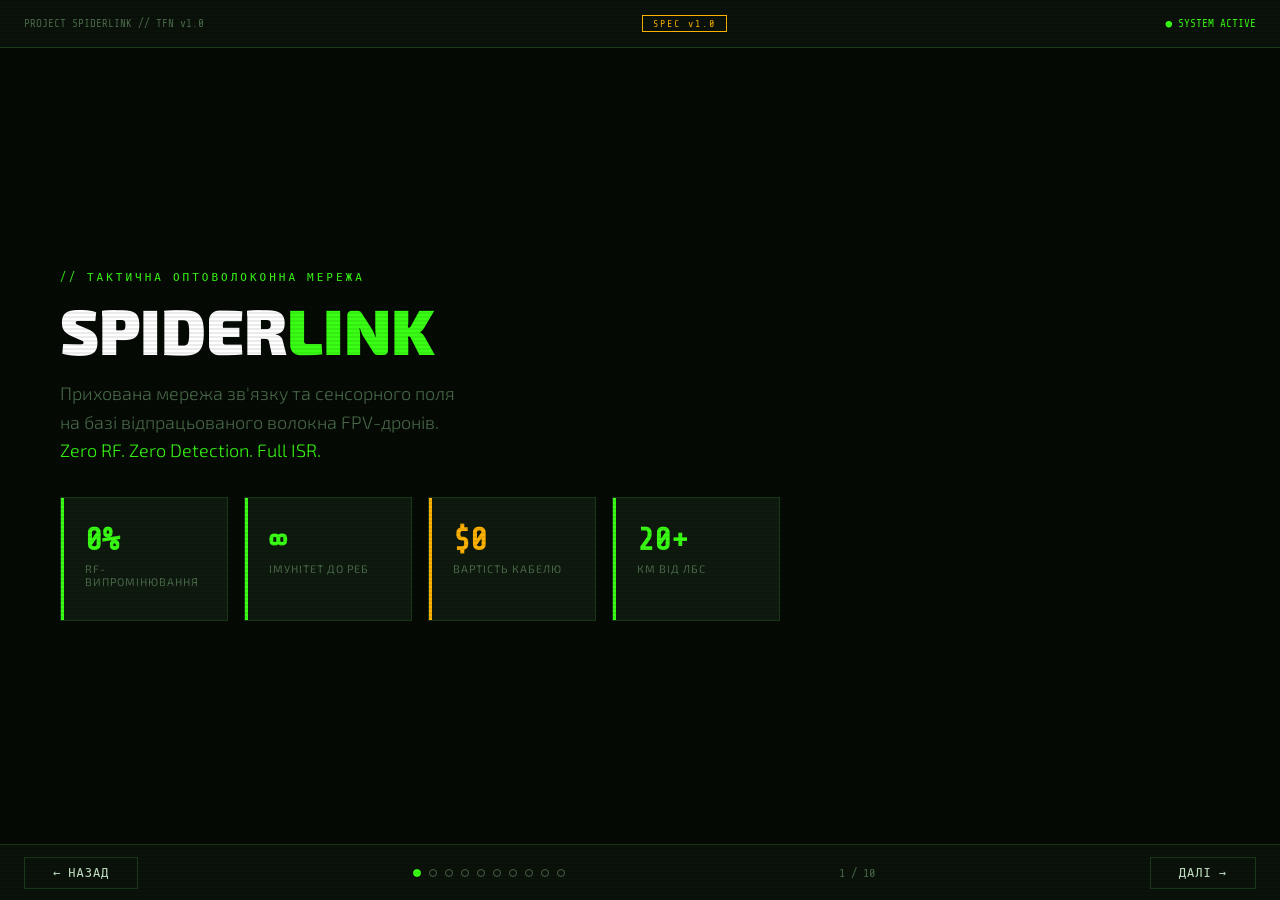
<file: spiderlink-pitch.html>
<!DOCTYPE html>
<html lang="uk">
<head>
<meta charset="UTF-8">
<meta name="viewport" content="width=device-width, initial-scale=1.0">
<title>SpiderLink TFN — Тактична оптоволоконна мережа</title>
<style>
  @import url('https://fonts.googleapis.com/css2?family=Share+Tech+Mono&family=Exo+2:wght@300;400;600;700;900&display=swap');
  :root {
    --green: #39ff14; --amber: #ffb300; --red: #ff3b3b;
    --bg: #050a05; --bg2: #0a120a; --bg3: #0f1a0f;
    --border: #1a3a1a; --text: #c8e6c9; --dim: #4a6a4a;
  }
  * { margin: 0; padding: 0; box-sizing: border-box; }
  body { font-family: 'Exo 2', sans-serif; background: var(--bg); color: var(--text); overflow: hidden; width: 100vw; height: 100vh; }
  body::after { content: ''; position: fixed; inset: 0; background: repeating-linear-gradient(0deg, transparent, transparent 2px, rgba(0,0,0,0.08) 2px, rgba(0,0,0,0.08) 4px); pointer-events: none; z-index: 1000; }
  .slides { width: 100%; height: 100vh; position: relative; }
  .slide { display: none; position: absolute; inset: 0; padding: 40px 60px; flex-direction: column; justify-content: center; animation: slideIn 0.4s ease; }
  .slide.active { display: flex; }
  @keyframes slideIn { from { opacity: 0; transform: translateX(30px); } to { opacity: 1; transform: translateX(0); } }
  .topbar { position: fixed; top: 0; left: 0; right: 0; height: 48px; background: var(--bg2); border-bottom: 1px solid var(--border); display: flex; align-items: center; justify-content: space-between; padding: 0 24px; z-index: 100; font-family: 'Share Tech Mono', monospace; font-size: 11px; color: var(--dim); }
  .topbar .status { color: var(--green); }
  .topbar .classify { color: var(--amber); border: 1px solid var(--amber); padding: 2px 10px; font-size: 10px; letter-spacing: 2px; }
  .nav { position: fixed; bottom: 0; left: 0; right: 0; height: 56px; background: var(--bg2); border-top: 1px solid var(--border); display: flex; align-items: center; justify-content: space-between; padding: 0 24px; z-index: 100; }
  .nav-dots { display: flex; gap: 8px; }
  .dot { width: 8px; height: 8px; border: 1px solid var(--dim); border-radius: 50%; cursor: pointer; transition: all 0.2s; }
  .dot.active { background: var(--green); border-color: var(--green); }
  .nav-btn { background: none; border: 1px solid var(--border); color: var(--text); padding: 8px 28px; font-family: 'Share Tech Mono', monospace; font-size: 12px; cursor: pointer; transition: all 0.2s; letter-spacing: 1px; }
  .nav-btn:hover { border-color: var(--green); color: var(--green); }
  .slide-num { font-family: 'Share Tech Mono', monospace; font-size: 12px; color: var(--dim); }
  .label { font-family: 'Share Tech Mono', monospace; font-size: 11px; letter-spacing: 3px; color: var(--green); margin-bottom: 12px; text-transform: uppercase; }
  h1 { font-size: clamp(36px, 5vw, 64px); font-weight: 900; line-height: 1.05; color: #fff; margin-bottom: 16px; }
  h1 span { color: var(--green); }
  h2 { font-size: clamp(24px, 3vw, 38px); font-weight: 700; color: #fff; margin-bottom: 24px; }
  h2 span { color: var(--green); }
  .subtitle { font-size: 16px; color: var(--dim); max-width: 600px; line-height: 1.6; }
  .accent { color: var(--green); } .warn { color: var(--amber); } .danger { color: var(--red); }
  .grid-2 { display: grid; grid-template-columns: 1fr 1fr; gap: 24px; }
  .grid-3 { display: grid; grid-template-columns: 1fr 1fr 1fr; gap: 20px; }
  .grid-4 { display: grid; grid-template-columns: repeat(4, 1fr); gap: 16px; }
  .card { background: var(--bg3); border: 1px solid var(--border); padding: 24px; position: relative; overflow: hidden; }
  .card::before { content: ''; position: absolute; top: 0; left: 0; width: 3px; height: 100%; background: var(--green); }
  .card.amber::before { background: var(--amber); } .card.red::before { background: var(--red); }
  .card-num { font-family: 'Share Tech Mono', monospace; font-size: 32px; font-weight: 700; color: var(--green); display: block; margin-bottom: 4px; }
  .card-num.amber { color: var(--amber); }
  .card-label { font-size: 11px; letter-spacing: 1px; color: var(--dim); text-transform: uppercase; display: block; margin-bottom: 8px; }
  .card-desc { font-size: 13px; color: var(--text); line-height: 1.5; }
  table { width: 100%; border-collapse: collapse; font-size: 13px; }
  th { font-family: 'Share Tech Mono', monospace; font-size: 10px; letter-spacing: 2px; color: var(--dim); text-align: left; padding: 8px 12px; border-bottom: 1px solid var(--border); text-transform: uppercase; }
  td { padding: 10px 12px; border-bottom: 1px solid rgba(26,58,26,0.5); color: var(--text); }
  tr:last-child td { border-bottom: none; }
  .td-green { color: var(--green); font-weight: 600; } .td-red { color: var(--red); } .td-amber { color: var(--amber); }
  .fiber-diagram { font-family: 'Share Tech Mono', monospace; font-size: 12px; color: var(--green); line-height: 1.8; background: var(--bg2); border: 1px solid var(--border); padding: 20px 24px; white-space: pre; }
  .big-stat { text-align: center; padding: 20px; }
  .big-num { font-family: 'Share Tech Mono', monospace; font-size: clamp(48px, 7vw, 90px); color: var(--green); display: block; line-height: 1; margin-bottom: 8px; }
  .big-label { font-size: 12px; letter-spacing: 2px; color: var(--dim); text-transform: uppercase; }
  .progress-row { display: flex; align-items: center; gap: 12px; margin-bottom: 12px; }
  .progress-label { font-size: 12px; width: 180px; color: var(--text); flex-shrink: 0; }
  .progress-bar { flex: 1; height: 4px; background: var(--border); position: relative; }
  .progress-fill { position: absolute; left: 0; top: 0; height: 100%; background: var(--green); transition: width 1s ease; }
  .progress-fill.amber { background: var(--amber); }
  .progress-val { font-family: 'Share Tech Mono', monospace; font-size: 11px; color: var(--dim); width: 40px; text-align: right; flex-shrink: 0; }
  .timeline { display: flex; flex-direction: column; gap: 0; }
  .tl-item { display: flex; gap: 20px; padding: 14px 0; border-bottom: 1px solid var(--border); align-items: flex-start; }
  .tl-item:last-child { border-bottom: none; }
  .tl-date { font-family: 'Share Tech Mono', monospace; font-size: 11px; color: var(--green); width: 80px; flex-shrink: 0; padding-top: 2px; }
  .tl-content h4 { font-size: 14px; font-weight: 600; color: #fff; margin-bottom: 4px; }
  .tl-content p { font-size: 12px; color: var(--dim); }
  .callout { border: 1px solid var(--green); background: rgba(57, 255, 20, 0.04); padding: 20px 24px; margin-top: 20px; }
  .callout p { font-size: 15px; line-height: 1.6; }
  .hero-grid { display: grid; grid-template-columns: 1fr 1fr; gap: 40px; margin-top: 40px; align-items: start; }
  @keyframes pulse { 0%, 100% { opacity: 1; } 50% { opacity: 0.4; } }
  .pulse { animation: pulse 2s infinite; }
  .slide { padding-top: 68px; padding-bottom: 76px; }
</style>
</head>
<body>
<div class="topbar">
  <span>PROJECT SPIDERLINK // TFN v1.0</span>
  <span class="classify">SPEC v1.0</span>
  <span class="status pulse">● SYSTEM ACTIVE</span>
</div>
<div class="slides">

<div class="slide active" id="slide-1">
  <div class="label">// Тактична оптоволоконна мережа</div>
  <h1>SPIDER<span>LINK</span></h1>
  <p style="font-size:18px; color: var(--dim); font-weight:300; margin-bottom:32px; max-width:640px; line-height:1.6;">Прихована мережа зв'язку та сенсорного поля<br>на базі відпрацьованого волокна FPV-дронів.<br><span class="accent">Zero RF. Zero Detection. Full ISR.</span></p>
  <div class="grid-4" style="max-width:720px;">
    <div class="card"><span class="card-num">0%</span><span class="card-label">RF-випромінювання</span></div>
    <div class="card"><span class="card-num">∞</span><span class="card-label">Імунітет до РЕБ</span></div>
    <div class="card amber"><span class="card-num amber">$0</span><span class="card-label">Вартість кабелю</span></div>
    <div class="card"><span class="card-num">20+</span><span class="card-label">км від ЛБС</span></div>
  </div>
</div>

<div class="slide" id="slide-2">
  <div class="label">// Проблема</div>
  <h2>RF-зв'язок <span style="color:var(--red)">вбиває операторів</span></h2>
  <div class="grid-3" style="margin-top:8px;">
    <div class="card red"><span class="card-num" style="color:var(--red)">3–5с</span><span class="card-label">до виявлення РЕР</span><p class="card-desc">Будь-яке радіовипромінювання засікається противником за секунди</p></div>
    <div class="card red"><span class="card-num" style="color:var(--red)">0–3км</span><span class="card-label">зона ризику оператора</span><p class="card-desc">FPV-пілот змушений працювати поблизу ЛБС, під загрозою ураження</p></div>
    <div class="card amber"><span class="card-num amber">100%</span><span class="card-label">глушиться РЕБ</span><p class="card-desc">Сучасні РЕБ-комплекси блокують усі стандартні частоти зв'язку</p></div>
  </div>
  <div class="callout" style="margin-top:24px;"><p><span class="danger">Щодня</span> FPV-дрони залишають на полі <span class="accent">тисячі метрів оптоволокна</span>.</p></div>
</div>

<div class="slide" id="slide-3">
  <div class="label">// Рішення</div>
  <h2>Кабель стає <span>мережею</span></h2>
  <div class="hero-grid" style="margin-top:16px; gap:32px;">
    <div><div class="fiber-diagram">┌─────────────────┐
│   Master Node   │  ← тил, ML
│   (φ-OTDR)     │
└────────┬────────┘
         │ fiber
   ┌─────┼──────┐
   │     │      │
┌──┴──┐ ┌┴───┐ ┌┴────┐
│ A   │ │ B  │ │ C   │
│окоп │─│реле│─│ДРГ  │
└─────┘ └────┘ └─────┘
  │        │       │
[кроки] [техн.] [РЕБ]</div>
    <p style="font-size:12px; color:var(--dim); margin-top:12px;">Топологія mesh 8+ вузлів. Автоматичне відновлення при обриві.</p></div>
    <div>
      <div class="progress-row"><span class="progress-label">RF-стелс</span><div class="progress-bar"><div class="progress-fill" style="width:100%"></div></div><span class="progress-val accent">100%</span></div>
      <div class="progress-row"><span class="progress-label">РЕБ-стійкість</span><div class="progress-bar"><div class="progress-fill" style="width:100%"></div></div><span class="progress-val accent">100%</span></div>
      <div class="progress-row"><span class="progress-label">DAS виявлення</span><div class="progress-bar"><div class="progress-fill" style="width:85%"></div></div><span class="progress-val">85%</span></div>
      <div class="progress-row"><span class="progress-label">Mesh-надійність</span><div class="progress-bar"><div class="progress-fill" style="width:90%"></div></div><span class="progress-val">90%</span></div>
      <div class="progress-row"><span class="progress-label">Готовність</span><div class="progress-bar"><div class="progress-fill amber" style="width:40%"></div></div><span class="progress-val warn">40%</span></div>
    </div>
  </div>
</div>

<div class="slide" id="slide-4">
  <div class="label">// Технологія</div>
  <h2>4 ключові <span>інновації</span></h2>
  <div class="grid-2" style="margin-top:16px; gap:20px;">
    <div class="card"><div style="display:flex; gap:16px; align-items:flex-start;"><span style="font-family:'Share Tech Mono',monospace; font-size:28px; color:var(--green); flex-shrink:0;">01</span><div><h3 style="font-size:16px; color:#fff; margin-bottom:8px;">Zero-Emission Communication</h3><p class="card-desc">Абсолютна відсутність RF-випромінювання. РЕР противника не бачить нічого. Оператор у тилу на 20+ км.</p></div></div></div>
    <div class="card"><div style="display:flex; gap:16px; align-items:flex-start;"><span style="font-family:'Share Tech Mono',monospace; font-size:28px; color:var(--green); flex-shrink:0;">02</span><div><h3 style="font-size:16px; color:#fff; margin-bottom:8px;">Mesh-Redundancy</h3><p class="card-desc">Немає єдиної точки відмови. При обриві — автоматичний перерахунок маршрутів. Мережа живе під артобстрілом.</p></div></div></div>
    <div class="card amber"><div style="display:flex; gap:16px; align-items:flex-start;"><span style="font-family:'Share Tech Mono',monospace; font-size:28px; color:var(--amber); flex-shrink:0;">03</span><div><h3 style="font-size:16px; color:#fff; margin-bottom:8px;">DAS Sensing</h3><p class="card-desc">Волокно = розподілений акустичний датчик. Виявляє кроки, техніку, артвистріли. Без додаткових сенсорів.</p></div></div></div>
    <div class="card amber"><div style="display:flex; gap:16px; align-items:flex-start;"><span style="font-family:'Share Tech Mono',monospace; font-size:28px; color:var(--amber); flex-shrink:0;">04</span><div><h3 style="font-size:16px; color:#fff; margin-bottom:8px;">Trophy Intelligence</h3><p class="card-desc">Підключення до обриву ворожого кабелю за 3–5 хв. Їхня лінія стає нашим сенсором.</p></div></div></div>
  </div>
</div>

<div class="slide" id="slide-5">
  <div class="label">// DAS — Акустична розвідка</div>
  <h2>Що <span>бачить</span> волокно</h2>
  <table style="margin-top:16px;">
    <thead><tr><th>Ціль</th><th>Дальність</th><th>Локалізація</th><th>Частота</th><th>Класифікація</th></tr></thead>
    <tbody>
      <tr><td>Пішохід / ДРГ</td><td>3–10 м</td><td>±2 м</td><td>1–4 Hz</td><td class="td-green">75–85%</td></tr>
      <tr><td>БТР / БМП</td><td>15–50 м</td><td>±5 м</td><td>10–50 Hz</td><td class="td-green">85–95%</td></tr>
      <tr><td>Танк</td><td>20–80 м</td><td>±5 м</td><td>8–30 Hz</td><td class="td-green">90–97%</td></tr>
      <tr><td>Артвистріл</td><td>50–500 м</td><td>±10 м</td><td>Імпульс</td><td class="td-amber">95–99%</td></tr>
      <tr><td>FPV-дрон</td><td>5–30 м</td><td>±3 м</td><td>80–200 Hz</td><td class="td-green">70–85%</td></tr>
      <tr><td>Копання</td><td>5–15 м</td><td>±3 м</td><td>2–8 Hz</td><td class="td-green">70–85%</td></tr>
    </tbody>
  </table>
  <div class="callout" style="margin-top:20px;"><p>Волокно вздовж позиції = <span class="accent">пасивна охорона периметру 24/7</span> без оператора поруч.</p></div>
</div>

<div class="slide" id="slide-6">
  <div class="label">// Порівняння</div>
  <h2>SpiderLink vs <span style="color:var(--red)">RF-зв'язок</span></h2>
  <table style="margin-top:20px;">
    <thead><tr><th>Параметр</th><th style="color:var(--red)">RF / Радіо</th><th style="color:var(--green)">SpiderLink TFN</th></tr></thead>
    <tbody>
      <tr><td>Виявлення РЕР</td><td class="td-red">3–5 секунд</td><td class="td-green">Неможливо (0% RF)</td></tr>
      <tr><td>РЕБ-стійкість</td><td class="td-red">Глушиться повністю</td><td class="td-green">Абсолютний імунітет</td></tr>
      <tr><td>Безпека оператора</td><td class="td-red">0–3 км від ЛБС</td><td class="td-green">Тил 20+ км</td></tr>
      <tr><td>Вартість кабелю</td><td class="td-amber">Окремі витрати</td><td class="td-green">$0 (відпрацьований)</td></tr>
      <tr><td>Розвідка</td><td class="td-red">Відсутня</td><td class="td-green">DAS + Trophy Intel</td></tr>
      <tr><td>Польове розгортання</td><td>Хвилини</td><td class="td-green">30 сек / сплайс</td></tr>
    </tbody>
  </table>
</div>

<div class="slide" id="slide-7">
  <div class="label">// Економіка</div>
  <h2>Вартість <span>розгортання</span></h2>
  <div class="grid-2" style="margin-top:20px; align-items:start; gap:32px;">
    <div>
      <div class="card" style="margin-bottom:16px;">
        <span class="card-label">Один вузол мережі</span>
        <table style="margin-top:8px;">
          <tr><td>Медіаконвертери</td><td class="td-green" style="text-align:right;">$60–100</td></tr>
          <tr><td>SFP-модулі</td><td class="td-green" style="text-align:right;">$30–50</td></tr>
          <tr><td>Механічні сплайси (5 шт)</td><td class="td-green" style="text-align:right;">$50</td></tr>
          <tr><td>Оптоволокно</td><td class="td-amber" style="text-align:right;">$0</td></tr>
          <tr style="border-top:1px solid var(--border);"><td style="font-weight:700; color:#fff;">Разом на вузол</td><td class="td-green" style="text-align:right; font-weight:700; font-size:16px;">$140–200</td></tr>
        </table>
      </div>
      <div class="card amber"><span class="card-label">Набір польового сплайсингу</span><p class="card-desc" style="margin-top:8px;">Стриппер ($5) + скол ($15) + 5 сплайсів ($50) = <span class="accent" style="font-size:16px; font-weight:700;">$70</span></p></div>
    </div>
    <div>
      <div class="big-stat" style="padding:40px 0;"><span class="big-num">$700</span><span class="big-label">5-вузлова mesh-мережа</span></div>
      <div class="big-stat"><span class="big-num" style="color:var(--amber);">$50</span><span class="big-label">Trophy Intelligence kit</span></div>
    </div>
  </div>
</div>

<div class="slide" id="slide-8">
  <div class="label">// Статус проекту</div>
  <h2>Roadmap <span>SpiderLink</span></h2>
  <div class="grid-2" style="margin-top:16px; gap:32px; align-items:start;">
    <div>
      <p style="font-size:11px; letter-spacing:2px; color:var(--green); margin-bottom:12px;">✓ ВИКОНАНО</p>
      <div class="timeline">
        <div class="tl-item"><span class="tl-date">Квіт 26</span><div class="tl-content"><h4>Концепція + документація</h4><p>PROPOSAL, ARCHITECTURE, ISR-гайди</p></div></div>
        <div class="tl-item"><span class="tl-date">Квіт 26</span><div class="tl-content"><h4>Симулятори + тести</h4><p>DAS (11 типів), Mesh, RF-Opto, Trophy — 44 тести</p></div></div>
      </div>
    </div>
    <div>
      <p style="font-size:11px; letter-spacing:2px; color:var(--amber); margin-bottom:12px;">→ НАСТУПНІ КРОКИ</p>
      <div class="timeline">
        <div class="tl-item"><span class="tl-date" style="color:var(--amber);">Трав 26</span><div class="tl-content"><h4>Point-to-point MVP</h4><p>200–500м, 2 вузли, ping + iperf + відео</p></div></div>
        <div class="tl-item"><span class="tl-date" style="color:var(--amber);">Черв 26</span><div class="tl-content"><h4>Псевдо-DAS MVP</h4><p>П'єзо + ESP32 → fiber → RPi → класифікація</p></div></div>
        <div class="tl-item"><span class="tl-date" style="color:var(--amber);">Лип 26</span><div class="tl-content"><h4>Повне розгортання</h4><p>5+ вузлів, mesh routing, Trophy Intel</p></div></div>
      </div>
    </div>
  </div>
</div>

<div class="slide" id="slide-9">
  <div class="label">// Запит</div>
  <h2>Що потрібно для <span>старту</span></h2>
  <div class="grid-3" style="margin-top:20px;">
    <div class="card"><span class="card-num">01</span><span class="card-label">Дозвіл</span><p class="card-desc">Дозвіл на збір відпрацьованих FPV-кабелів з польових підрозділів</p></div>
    <div class="card amber"><span class="card-num amber">02</span><span class="card-label">Бюджет</span><p class="card-desc">~$250 на MVP (2 вузли + сплайсинг). $700–1000 на mesh-сітку.</p></div>
    <div class="card"><span class="card-num">03</span><span class="card-label">Тестовий полігон</span><p class="card-desc">Ділянка 500м для польових випробувань</p></div>
  </div>
  <div class="callout" style="margin-top:24px; border-color:var(--amber);">
    <p style="font-size:16px;"><span class="warn">Результат за 30 днів:</span> робоча мережа без RF, з DAS-розвідкою — зібрана з матеріалу, який зараз <span class="accent">просто викидається</span>.</p>
  </div>
</div>

<div class="slide" id="slide-10">
  <div class="label">// Контакт</div>
  <h1 style="font-size:48px; margin-bottom:8px;">Project <span>SpiderLink</span></h1>
  <p class="subtitle" style="margin-bottom:40px;">Відкрита розробка. Код доступний. Концепція перевірена симуляцією.</p>
  <div class="grid-2" style="max-width:640px; gap:20px;">
    <div class="card"><span class="card-label">GitHub</span><p class="card-desc" style="font-family:'Share Tech Mono',monospace; font-size:13px; color:var(--green);">github.com/Redrock453/<br>tactical-fiber-network</p></div>
    <div class="card amber"><span class="card-label">Розробник</span><p class="card-desc">AI-інженер / DevOps<br>ЗСУ<br><span style="color:var(--green); font-family:'Share Tech Mono',monospace;">Redrock453</span></p></div>
  </div>
  <div style="margin-top:40px; font-family:'Share Tech Mono',monospace; font-size:12px; color:var(--dim);">MIT License // Квітень 2026 // СЛАВА УКРАЇНІ</div>
</div>

</div>

<div class="nav">
  <button class="nav-btn" onclick="prevSlide()">← НАЗАД</button>
  <div class="nav-dots" id="dots"></div>
  <span class="slide-num" id="slide-num">1 / 10</span>
  <button class="nav-btn" onclick="nextSlide()">ДАЛІ →</button>
</div>

<script>
const totalSlides = 10; let current = 1;
const dotsEl = document.getElementById('dots');
for (let i = 1; i <= totalSlides; i++) { const d = document.createElement('div'); d.className = 'dot' + (i === 1 ? ' active' : ''); d.onclick = () => goTo(i); dotsEl.appendChild(d); }
function goTo(n) { document.getElementById('slide-' + current).classList.remove('active'); dotsEl.children[current - 1].classList.remove('active'); current = Math.max(1, Math.min(totalSlides, n)); document.getElementById('slide-' + current).classList.add('active'); dotsEl.children[current - 1].classList.add('active'); document.getElementById('slide-num').textContent = current + ' / ' + totalSlides; }
function nextSlide() { goTo(current + 1); } function prevSlide() { goTo(current - 1); }
document.addEventListener('keydown', e => { if (e.key === 'ArrowRight' || e.key === 'ArrowDown') nextSlide(); if (e.key === 'ArrowLeft' || e.key === 'ArrowUp') prevSlide(); });
let tx = 0; document.addEventListener('touchstart', e => tx = e.touches[0].clientX); document.addEventListener('touchend', e => { const dx = tx - e.changedTouches[0].clientX; if (Math.abs(dx) > 50) dx > 0 ? nextSlide() : prevSlide(); });
</script>
</body>
</html>
</file>
<file: portfolio-site/css/style.css>
/* ========================================
   BAS Portfolio - Tactical Operator Terminal
   ======================================== */

/* Fonts */
@import url('https://fonts.googleapis.com/css2?family=Rajdhani:wght@400;500;600;700&family=JetBrains+Mono:wght@400;500;600&display=swap');

:root {
    /* Colors */
    --bg-primary: #121418;
    --bg-secondary: #1A1D24;
    --bg-card: #1A1D24;
    --bg-card-hover: #22262E;
    
    --text-primary: #E0E0E0;
    --text-secondary: #8E949F;
    --text-muted: #5A5F6A;
    
    --accent: #FF9F1C;
    --accent-dim: rgba(255, 159, 28, 0.15);
    --accent-glow: rgba(255, 159, 28, 0.3);
    
    --status-ok: #4F6D55;
    --status-ok-dim: rgba(79, 109, 85, 0.2);
    
    --border: #2A2E38;
    --border-light: #3A4050;
    
    /* Typography */
    --font-display: 'Rajdhani', sans-serif;
    --font-mono: 'JetBrains Mono', monospace;
    
    /* Spacing */
    --space-xs: 0.25rem;
    --space-sm: 0.5rem;
    --space-md: 1rem;
    --space-lg: 2rem;
    --space-xl: 4rem;
}

/* Reset */
*, *::before, *::after {
    box-sizing: border-box;
    margin: 0;
    padding: 0;
}

html {
    scroll-behavior: smooth;
}

body {
    font-family: var(--font-mono);
    background: var(--bg-primary);
    color: var(--text-primary);
    line-height: 1.6;
    overflow-x: hidden;
    font-size: 14px;
}

/* Scanlines Effect */
.scanlines {
    position: fixed;
    top: 0;
    left: 0;
    width: 100%;
    height: 100%;
    background: repeating-linear-gradient(
        0deg,
        rgba(0, 0, 0, 0.03) 0px,
        rgba(0, 0, 0, 0.03) 1px,
        transparent 1px,
        transparent 2px
    );
    pointer-events: none;
    z-index: 1000;
}

/* Hex Grid Background */
.hex-grid {
    position: fixed;
    top: 0;
    left: 0;
    width: 100%;
    height: 100%;
    background-image: 
        radial-gradient(circle at 50% 50%, rgba(255, 159, 28, 0.03) 0%, transparent 50%),
        url("data:image/svg+xml,%3Csvg xmlns='http://www.w3.org/2000/svg' width='28' height='49' viewBox='0 0 28 49'%3E%3Cg fill-rule='evenodd'%3E%3Cg fill='%23FF9F1C' fill-opacity='0.03'%3E%3Cpath d='M13.99 9.25l13 7.5v15l-13 7.5L1 31.75v-15l12.99-7.5zM3 17.9v12.7l10.99 6.34 11-6.35V17.9l-11-6.34L3 17.9zM0 15l12.98-7.5V0h-2v6.35L0 12.69v2.3zm0 18.5L12.98 41v8h-2v-6.85L0 35.81v-2.3zM15 0v7.5L27.99 15H28v-2.31h-.01L17 6.35V0h-2zm0 49v-8l12.99-7.5H28v2.31h-.01L17 42.15V49h-2z'/%3E%3C/g%3E%3C/g%3E%3C/svg%3E");
    pointer-events: none;
    z-index: -1;
}

/* Container */
.container {
    max-width: 1200px;
    margin: 0 auto;
    padding: 0 var(--space-lg);
    position: relative;
    z-index: 1;
}

/* Section */
.section {
    padding: var(--space-xl) 0;
    position: relative;
    z-index: 1;
}

/* Header */
.header {
    position: fixed;
    top: 0;
    left: 0;
    right: 0;
    z-index: 100;
    background: rgba(18, 20, 24, 0.95);
    border-bottom: 1px solid var(--border);
    backdrop-filter: blur(10px);
}

.header-content {
    max-width: 1200px;
    margin: 0 auto;
    padding: var(--space-md) var(--space-lg);
    display: flex;
    justify-content: space-between;
    align-items: center;
}

.logo {
    font-family: var(--font-mono);
    font-size: 1rem;
    display: flex;
    align-items: center;
    gap: 2px;
}

.logo-bracket {
    color: var(--accent);
}

.logo-text {
    color: var(--text-secondary);
    font-weight: 600;
}

.logo-colon {
    color: var(--text-muted);
}

.logo-value {
    color: var(--accent);
    font-weight: 700;
    letter-spacing: 0.1em;
}

.nav {
    display: flex;
    gap: var(--space-lg);
}

.nav-item {
    font-family: var(--font-mono);
    font-size: 0.85rem;
    color: var(--text-secondary);
    text-decoration: none;
    text-transform: uppercase;
    letter-spacing: 0.05em;
    transition: all 0.15s ease;
    display: flex;
    align-items: center;
    gap: var(--space-xs);
}

.nav-marker {
    color: var(--accent);
    opacity: 0;
    transition: opacity 0.15s ease;
}

.nav-item:hover {
    color: var(--accent);
}

.nav-item:hover .nav-marker {
    opacity: 1;
}

.status-indicator {
    display: flex;
    align-items: center;
    gap: var(--space-sm);
    font-family: var(--font-mono);
    font-size: 0.75rem;
}

.status-dot {
    width: 8px;
    height: 8px;
    background: var(--status-ok);
    animation: pulse 2s infinite;
}

@keyframes pulse {
    0%, 100% { opacity: 1; }
    50% { opacity: 0.5; }
}

.status-text {
    color: var(--status-ok);
    letter-spacing: 0.1em;
}

/* Hero */
.hero {
    min-height: 100vh;
    display: flex;
    align-items: center;
    padding: calc(80px + var(--space-xl)) var(--space-lg) var(--space-xl);
    position: relative;
    z-index: 1;
    gap: var(--space-xl);
}

.hero-content {
    flex: 1;
    max-width: 700px;
}

.terminal-output {
    margin-bottom: var(--space-xl);
}

.terminal-line {
    font-family: var(--font-mono);
    font-size: 0.9rem;
    color: var(--text-secondary);
    margin-bottom: var(--space-sm);
    display: flex;
    gap: var(--space-sm);
}

.prompt {
    color: var(--accent);
}

.highlight {
    color: var(--text-primary);
    font-weight: 600;
}

.amber {
    color: var(--accent);
}

.green {
    color: var(--status-ok);
}

.terminal-blink .cursor {
    animation: blink 1s infinite;
    color: var(--accent);
}

@keyframes blink {
    0%, 50% { opacity: 1; }
    51%, 100% { opacity: 0; }
}

.hero-stats {
    display: grid;
    grid-template-columns: repeat(3, 1fr);
    gap: var(--space-md);
}

.stat-box {
    background: var(--bg-card);
    border: 1px solid var(--border);
    padding: var(--space-md);
    clip-path: polygon(0 0, calc(100% - 10px) 0, 100% 10px, 100% 100%, 10px 100%, 0 calc(100% - 10px));
}

.stat-header {
    display: flex;
    justify-content: space-between;
    align-items: center;
    margin-bottom: var(--space-sm);
}

.stat-label {
    font-family: var(--font-mono);
    font-size: 0.7rem;
    color: var(--text-muted);
    letter-spacing: 0.1em;
}

.stat-id {
    font-family: var(--font-mono);
    font-size: 0.65rem;
    color: var(--accent);
}

.stat-value {
    font-family: var(--font-display);
    font-size: 2.5rem;
    font-weight: 700;
    color: var(--text-primary);
    line-height: 1;
}

.stat-bar {
    height: 4px;
    background: var(--border);
    margin-top: var(--space-sm);
}

.stat-fill {
    height: 100%;
    background: var(--accent);
}

/* Hero Visual - Mesh Globe */
.hero-visual {
    flex: 1;
    display: flex;
    justify-content: center;
    align-items: center;
    min-width: 300px;
}

.mesh-globe {
    width: 300px;
    height: 300px;
    position: relative;
}

.globe-ring {
    position: absolute;
    top: 50%;
    left: 50%;
    transform: translate(-50%, -50%);
    border: 1px solid var(--accent);
    opacity: 0.3;
    animation: rotate 20s linear infinite;
}

.ring-1 {
    width: 100px;
    height: 100px;
}

.ring-2 {
    width: 180px;
    height: 180px;
    animation-direction: reverse;
    animation-duration: 15s;
}

.ring-3 {
    width: 260px;
    height: 260px;
    animation-duration: 25s;
}

@keyframes rotate {
    from { transform: translate(-50%, -50%) rotate(0deg); }
    to { transform: translate(-50%, -50%) rotate(360deg); }
}

.globe-dot {
    position: absolute;
    width: 6px;
    height: 6px;
    background: var(--accent);
    border-radius: 0;
    box-shadow: 0 0 10px var(--accent);
}

.dot-1 { top: 20%; left: 50%; animation: pulse 2s infinite; }
.dot-2 { top: 50%; right: 20%; animation: pulse 2s infinite 0.5s; }
.dot-3 { bottom: 20%; left: 50%; animation: pulse 2s infinite 1s; }
.dot-4 { top: 50%; left: 20%; animation: pulse 2s infinite 1.5s; }

/* Section Header */
.section-header {
    margin-bottom: var(--space-xl);
    display: flex;
    align-items: baseline;
    gap: var(--space-md);
}

.section-id {
    font-family: var(--font-mono);
    font-size: 0.75rem;
    color: var(--accent);
}

.section-title {
    font-family: var(--font-display);
    font-size: 1.75rem;
    font-weight: 700;
    text-transform: uppercase;
    letter-spacing: 0.1em;
    color: var(--text-primary);
}

/* About */
.briefing-box {
    background: var(--bg-card);
    border: 1px solid var(--border);
    padding: var(--space-lg);
    clip-path: polygon(0 0, calc(100% - 15px) 0, 100% 15px, 100% 100%, 15px 100%, 0 calc(100% - 15px));
}

.briefing-header {
    margin-bottom: var(--space-md);
    padding-bottom: var(--space-sm);
    border-bottom: 1px solid var(--border);
}

.briefing-id {
    font-family: var(--font-mono);
    font-size: 0.8rem;
    color: var(--accent);
}

.briefing-text {
    color: var(--text-secondary);
    margin-bottom: var(--space-md);
    font-size: 0.95rem;
}

.briefing-tags {
    display: flex;
    flex-wrap: wrap;
    gap: var(--space-sm);
    margin-top: var(--space-lg);
}

.tag {
    font-family: var(--font-mono);
    font-size: 0.7rem;
    color: var(--text-primary);
    background: var(--border);
    padding: var(--space-xs) var(--space-sm);
    border: 1px solid var(--border-light);
    letter-spacing: 0.05em;
}

/* Projects */
.projects-grid {
    display: grid;
    grid-template-columns: repeat(auto-fit, minmax(340px, 1fr));
    gap: var(--space-md);
}

.project-card {
    background: var(--bg-card);
    border: 1px solid var(--border);
    padding: var(--space-lg);
    position: relative;
    clip-path: polygon(0 0, calc(100% - 12px) 0, 100% 12px, 100% 100%, 12px 100%, 0 calc(100% - 12px));
    transition: all 0.15s ease;
}

.project-card:hover {
    border-color: var(--accent);
    background: var(--bg-card-hover);
}

.project-card:hover .project-title {
    color: var(--accent);
}

.project-card:hover .project-id {
    color: var(--accent);
}

.project-header {
    display: flex;
    justify-content: space-between;
    align-items: flex-start;
    margin-bottom: var(--space-md);
}

.project-id {
    font-family: var(--font-mono);
    font-size: 0.65rem;
    color: var(--text-muted);
}

.project-title {
    font-family: var(--font-display);
    font-size: 1.1rem;
    font-weight: 600;
    text-transform: uppercase;
    letter-spacing: 0.05em;
    color: var(--text-primary);
    transition: color 0.15s ease;
}

.project-desc {
    color: var(--text-secondary);
    font-size: 0.85rem;
    margin-bottom: var(--space-md);
}

.project-tech {
    display: flex;
    flex-wrap: wrap;
    gap: var(--space-xs);
    margin-bottom: var(--space-md);
}

.project-tech span {
    font-family: var(--font-mono);
    font-size: 0.65rem;
    color: var(--accent);
    background: var(--accent-dim);
    padding: 2px 6px;
    letter-spacing: 0.05em;
}

.project-link {
    display: inline-flex;
    align-items: center;
    font-family: var(--font-mono);
    font-size: 0.8rem;
    color: var(--text-muted);
    text-decoration: none;
    transition: color 0.15s ease;
}

.project-link:hover {
    color: var(--accent);
}

/* Stack */
.stack-grid {
    display: grid;
    grid-template-columns: repeat(auto-fit, minmax(260px, 1fr));
    gap: var(--space-md);
}

.stack-module {
    background: var(--bg-card);
    border: 1px solid var(--border);
    padding: var(--space-lg);
    clip-path: polygon(0 0, calc(100% - 10px) 0, 100% 10px, 100% 100%, 10px 100%, 0 calc(100% - 10px));
}

.module-header {
    display: flex;
    justify-content: space-between;
    align-items: center;
    margin-bottom: var(--space-lg);
    padding-bottom: var(--space-sm);
    border-bottom: 1px solid var(--border);
}

.module-id {
    font-family: var(--font-mono);
    font-size: 0.65rem;
    color: var(--accent);
}

.module-header h3 {
    font-family: var(--font-display);
    font-size: 1rem;
    font-weight: 600;
    text-transform: uppercase;
    letter-spacing: 0.1em;
    color: var(--text-primary);
}

.module-items {
    display: flex;
    flex-direction: column;
    gap: var(--space-md);
}

.module-item {
    display: flex;
    justify-content: space-between;
    align-items: center;
    gap: var(--space-md);
}

.item-name {
    font-family: var(--font-mono);
    font-size: 0.75rem;
    color: var(--text-secondary);
    letter-spacing: 0.05em;
}

.item-bars {
    display: flex;
    gap: 3px;
}

.bar {
    width: 20px;
    height: 10px;
    background: var(--border);
}

.bar.filled {
    background: var(--accent);
}

/* Contact */
.contact-grid {
    display: grid;
    grid-template-columns: 1fr 1fr;
    gap: var(--space-lg);
}

.comms-box {
    background: var(--bg-card);
    border: 1px solid var(--border);
    padding: var(--space-lg);
    clip-path: polygon(0 0, calc(100% - 12px) 0, 100% 12px, 100% 100%, 12px 100%, 0 calc(100% - 12px));
}

.comms-header {
    margin-bottom: var(--space-lg);
    padding-bottom: var(--space-sm);
    border-bottom: 1px solid var(--border);
}

.comms-id {
    font-family: var(--font-mono);
    font-size: 0.8rem;
    color: var(--accent);
}

.comms-list {
    display: flex;
    flex-direction: column;
    gap: var(--space-sm);
}

.comm-item {
    display: flex;
    align-items: center;
    gap: var(--space-md);
    padding: var(--space-md);
    background: var(--bg-primary);
    border: 1px solid var(--border);
    text-decoration: none;
    transition: all 0.15s ease;
}

.comm-item:hover {
    border-color: var(--accent);
}

.comm-id {
    font-family: var(--font-mono);
    font-size: 0.7rem;
    color: var(--accent);
}

.comm-name {
    font-family: var(--font-display);
    font-size: 0.9rem;
    font-weight: 600;
    text-transform: uppercase;
    color: var(--text-primary);
    flex: 1;
}

.comm-status {
    font-family: var(--font-mono);
    font-size: 0.8rem;
    color: var(--text-secondary);
}

.action-box {
    background: var(--bg-card);
    border: 1px solid var(--border);
    padding: var(--space-lg);
    display: flex;
    flex-direction: column;
    justify-content: center;
    align-items: center;
    text-align: center;
    clip-path: polygon(0 0, calc(100% - 12px) 0, 100% 12px, 100% 100%, 12px 100%, 0 calc(100% - 12px));
}

.action-text {
    font-family: var(--font-mono);
    font-size: 0.85rem;
    color: var(--status-ok);
    margin-bottom: var(--space-lg);
    letter-spacing: 0.05em;
}

.action-btn {
    display: block;
    width: 100%;
    padding: var(--space-md) var(--space-lg);
    background: var(--accent);
    color: var(--bg-primary);
    font-family: var(--font-mono);
    font-size: 0.9rem;
    font-weight: 600;
    text-decoration: none;
    text-transform: uppercase;
    letter-spacing: 0.1em;
    transition: all 0.15s ease;
    clip-path: polygon(0 0, calc(100% - 8px) 0, 100% 8px, 100% 100%, 8px 100%, 0 calc(100% - 8px));
}

.action-btn:hover {
    background: #FFB347;
    box-shadow: 0 0 20px var(--accent-glow);
}

/* Footer */
.footer {
    padding: var(--space-lg) 0;
    border-top: 1px solid var(--border);
    background: var(--bg-secondary);
}

.footer-content {
    max-width: 1200px;
    margin: 0 auto;
    padding: 0 var(--space-lg);
}

.footer-status {
    font-family: var(--font-mono);
    font-size: 0.7rem;
    color: var(--text-muted);
    display: flex;
    justify-content: center;
    gap: var(--space-md);
    flex-wrap: wrap;
}

.separator {
    color: var(--border);
}

.redacted {
    color: var(--accent);
    opacity: 0.7;
}

/* Responsive */
@media (max-width: 1024px) {
    .hero {
        flex-direction: column;
        text-align: center;
    }
    
    .hero-visual {
        display: none;
    }
    
    .hero-stats {
        justify-content: center;
    }
    
    .contact-grid {
        grid-template-columns: 1fr;
    }
}

@media (max-width: 768px) {
    .nav {
        display: none;
    }
    
    .hero-stats {
        grid-template-columns: 1fr;
    }
    
    .section-header {
        flex-direction: column;
        gap: var(--space-sm);
    }
    
    .projects-grid {
        grid-template-columns: 1fr;
    }
    
    .stack-grid {
        grid-template-columns: 1fr;
    }
}
</file>
